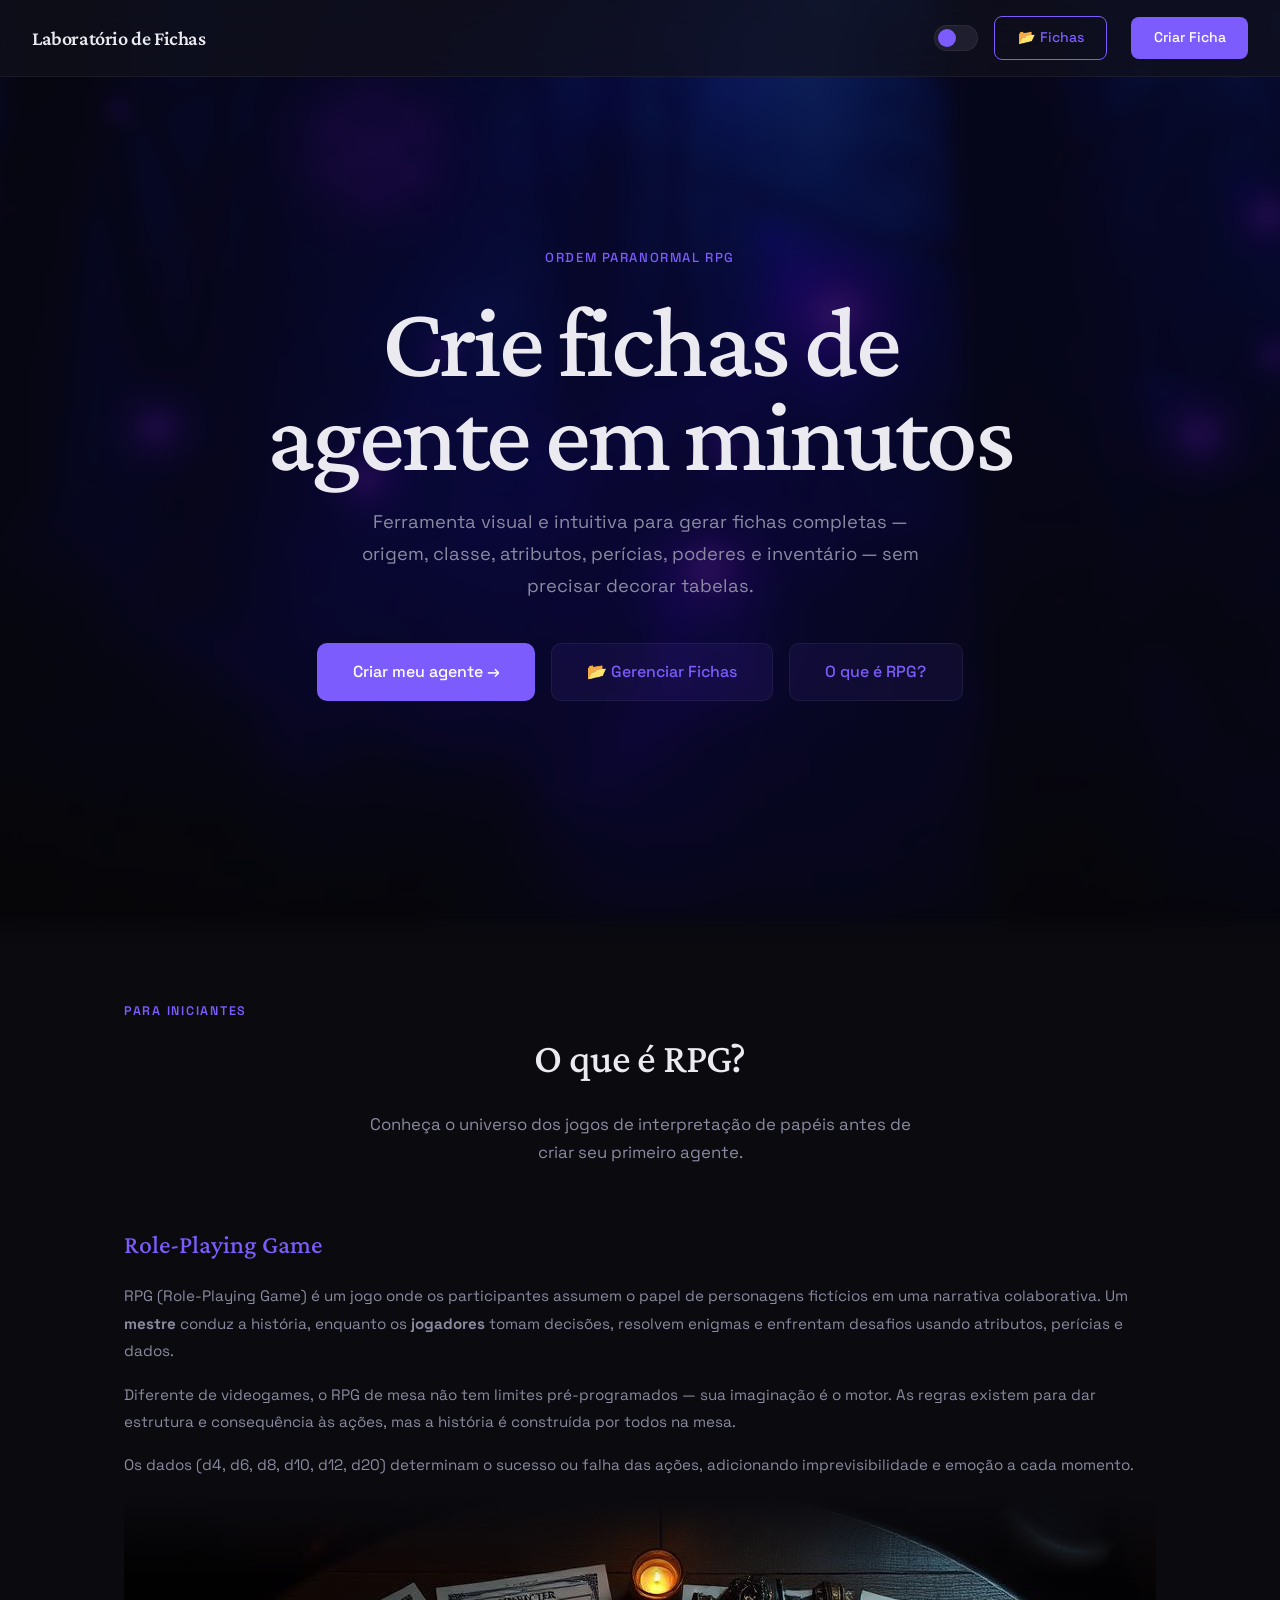
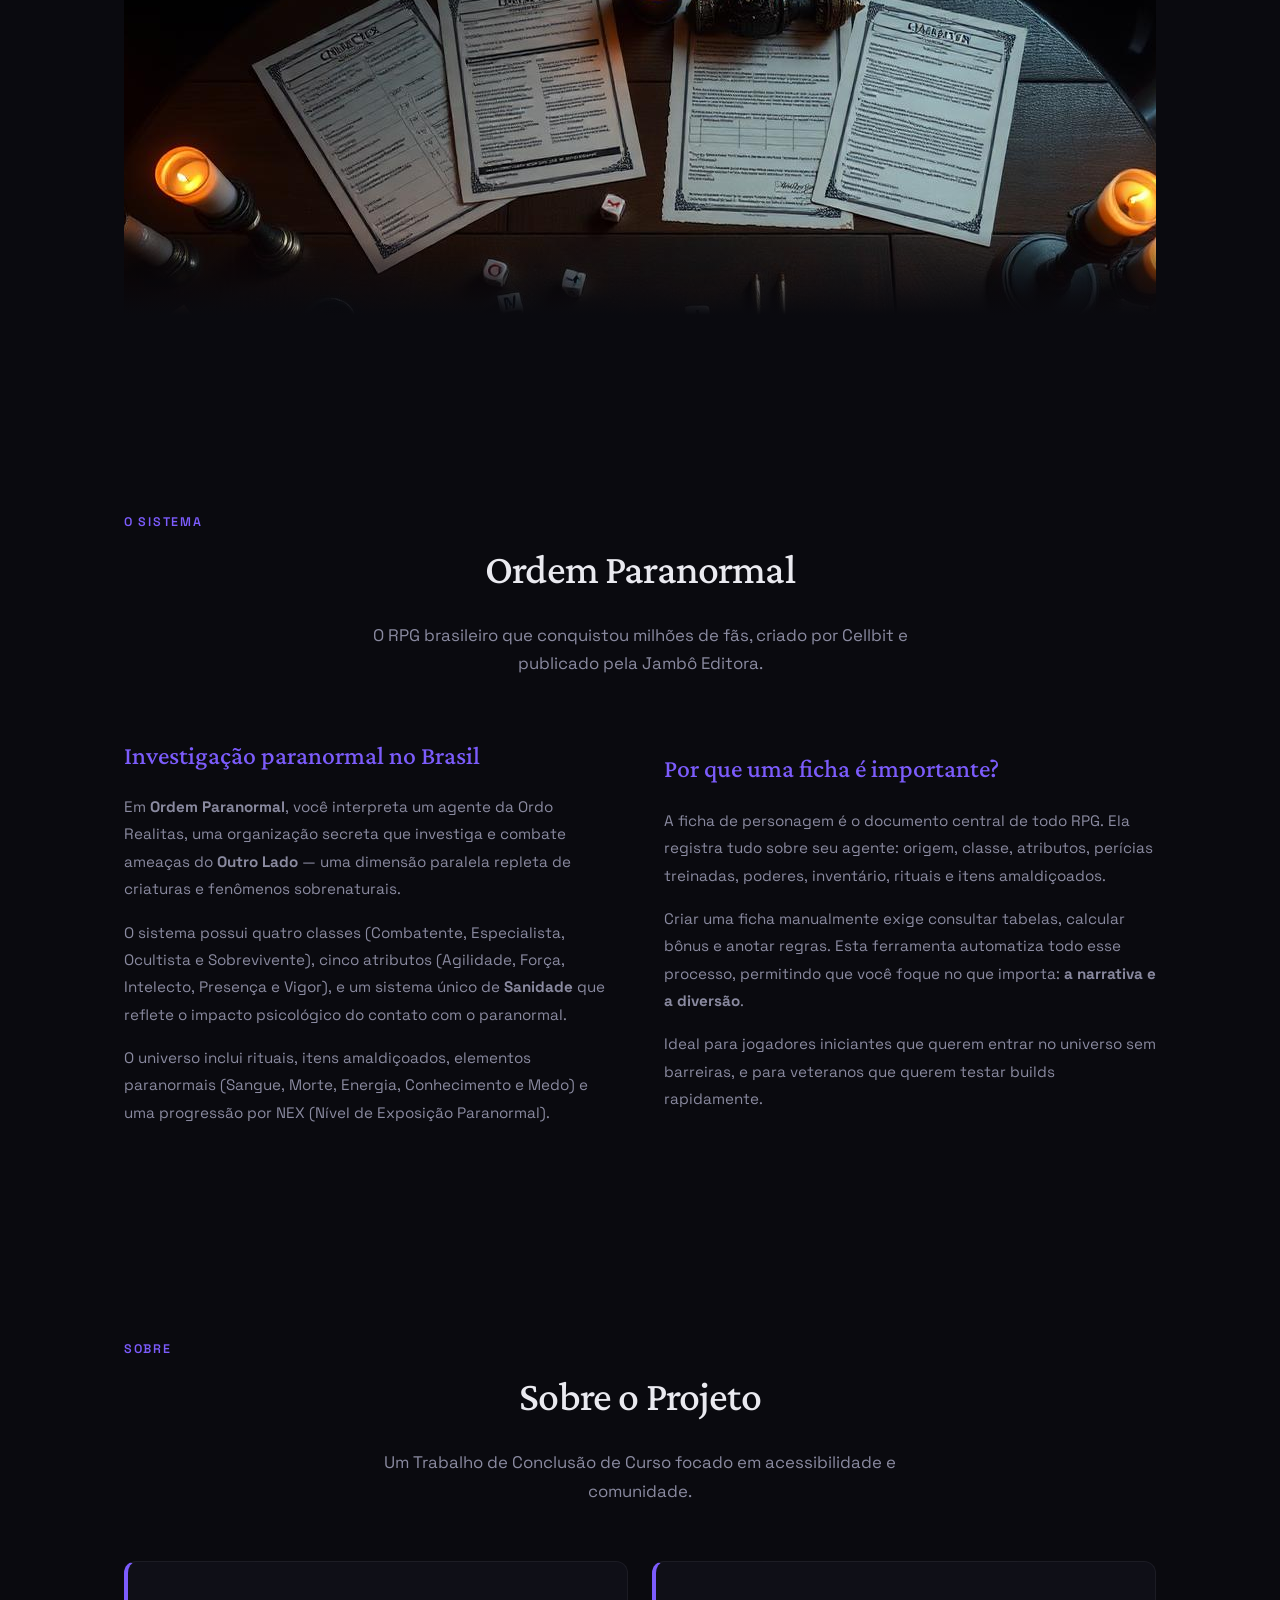
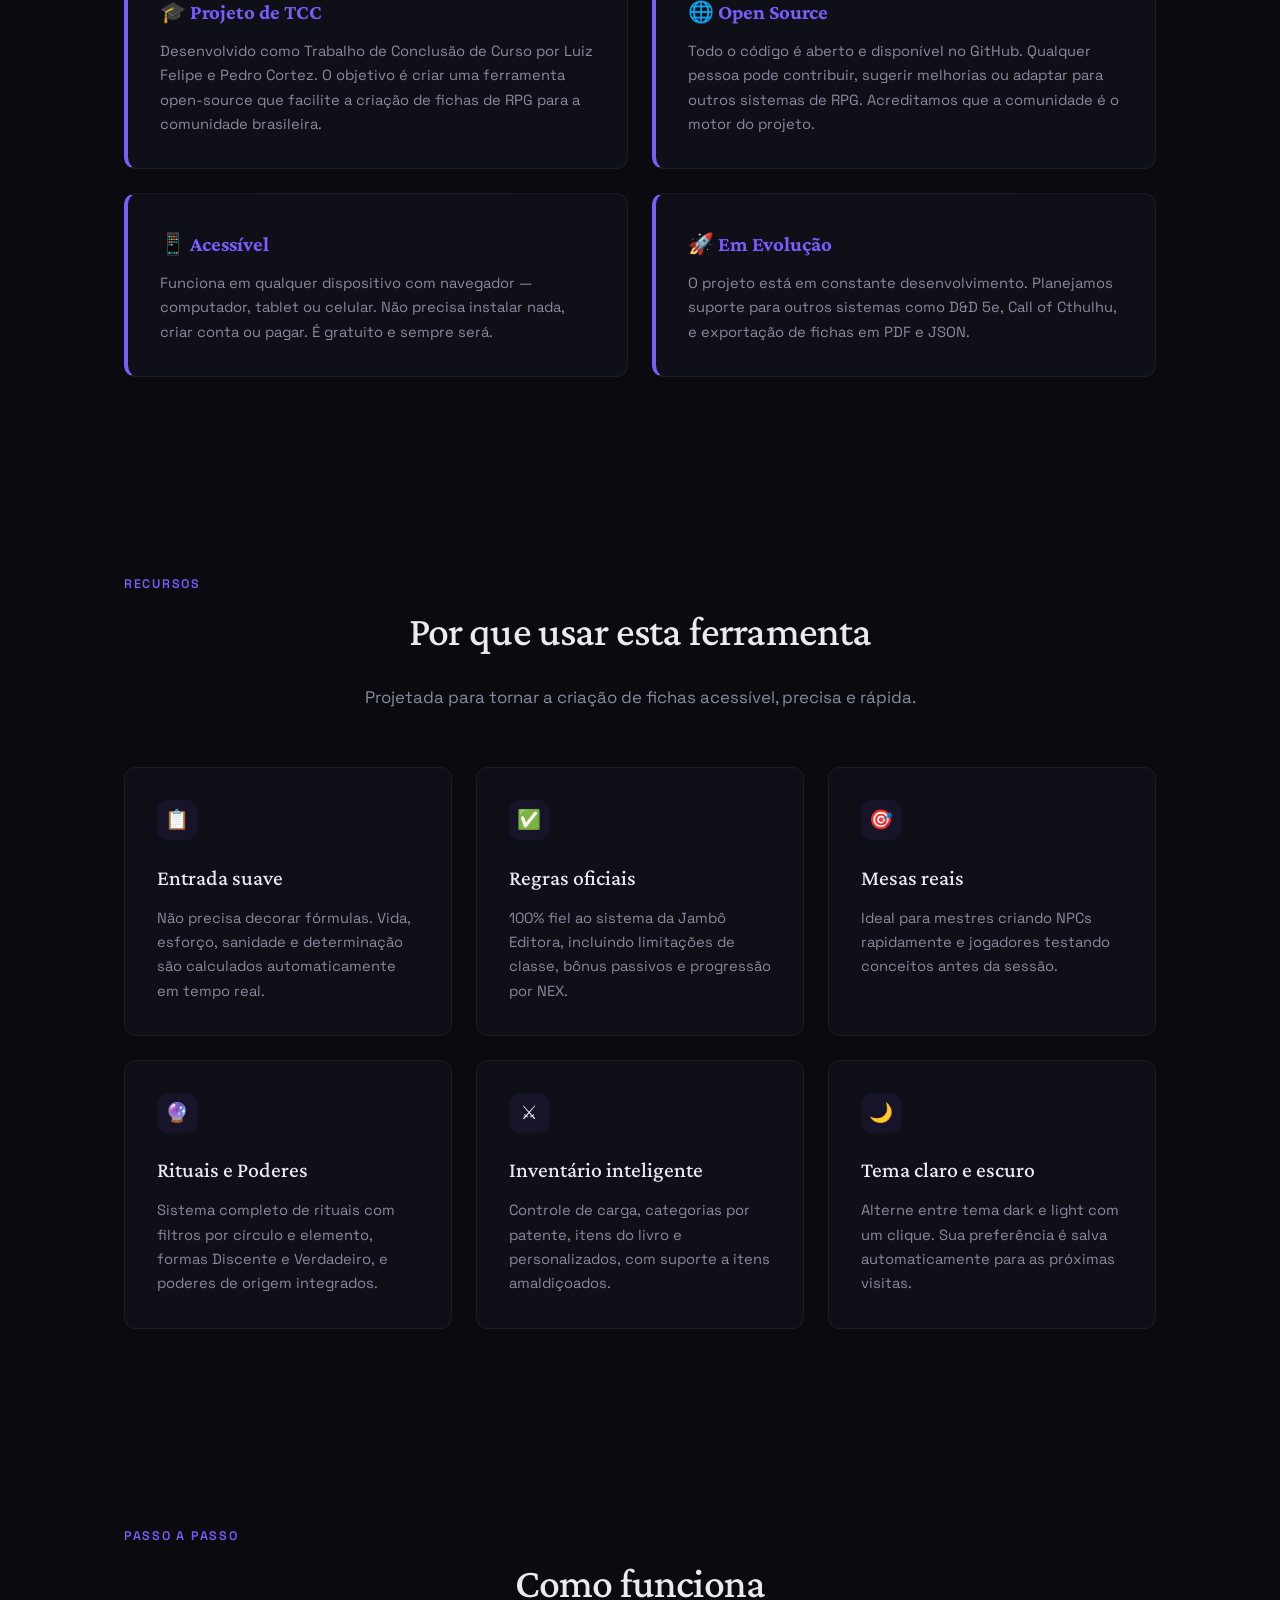
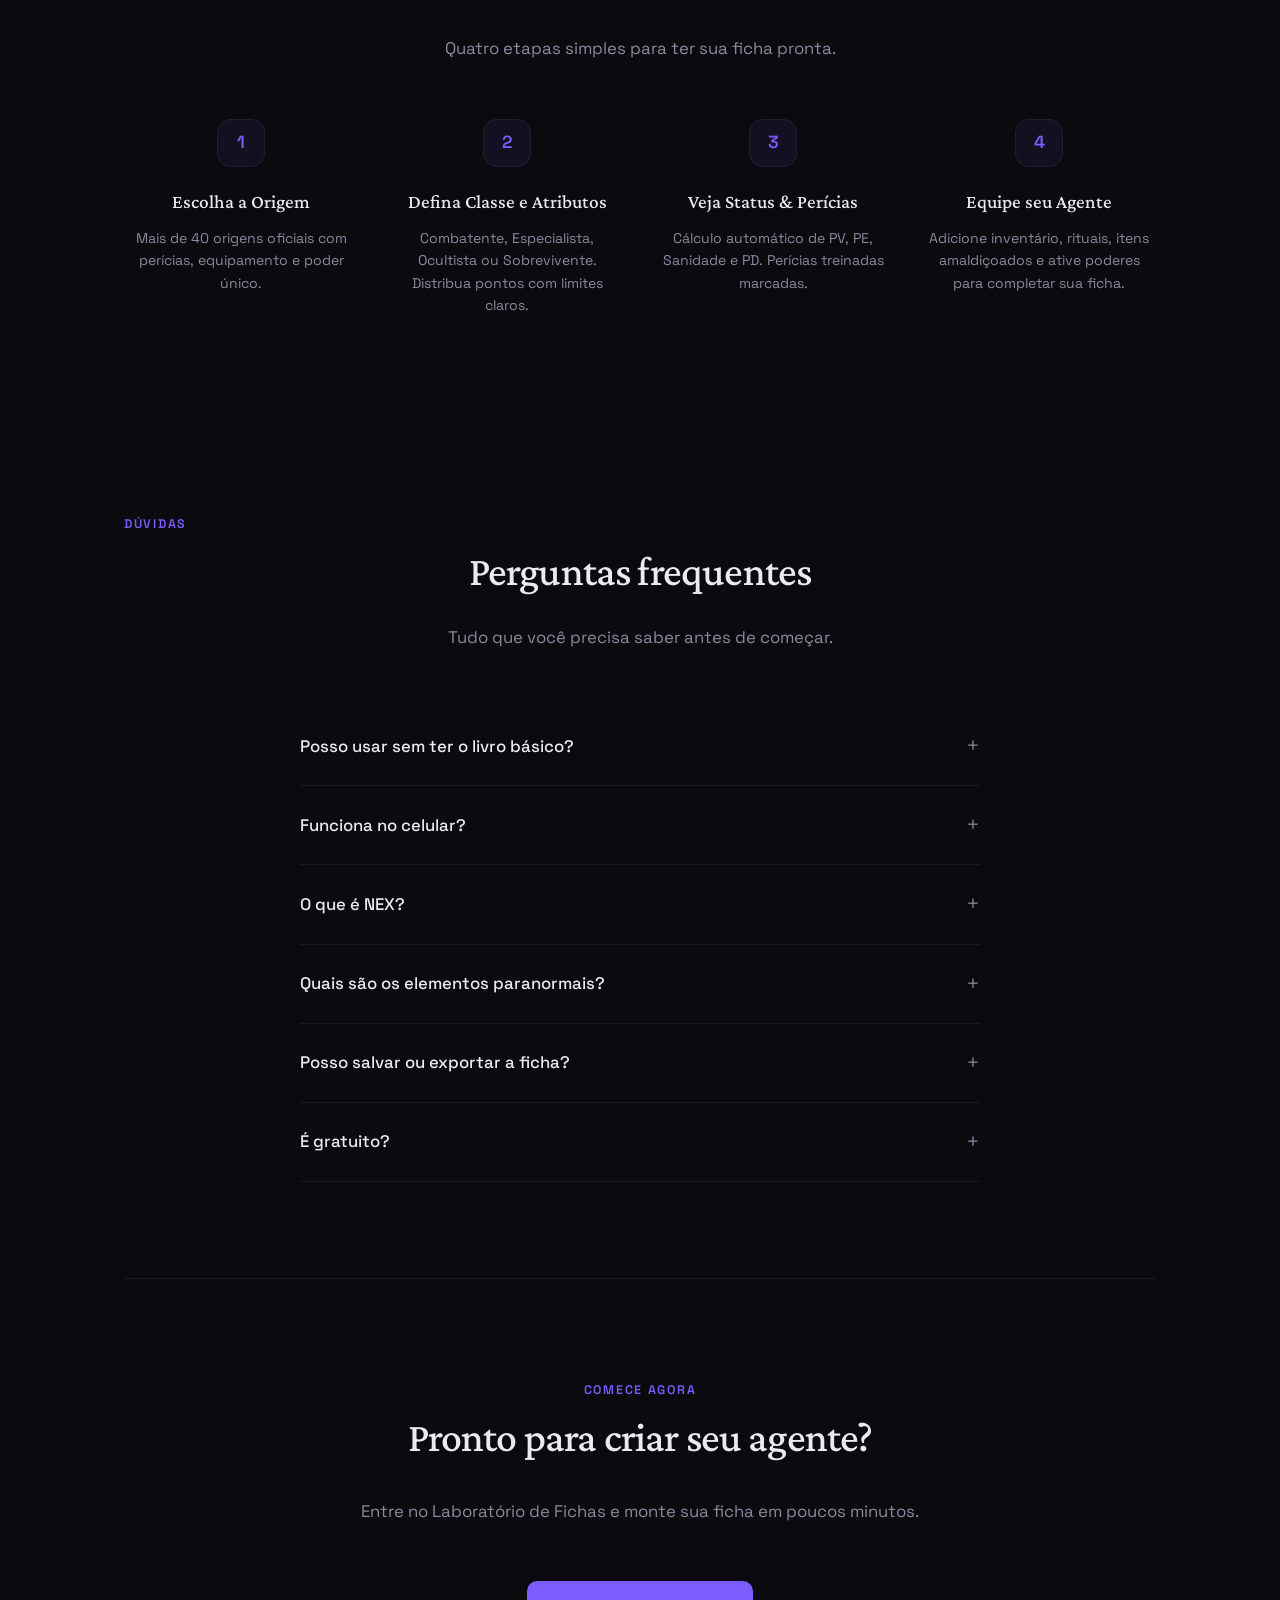
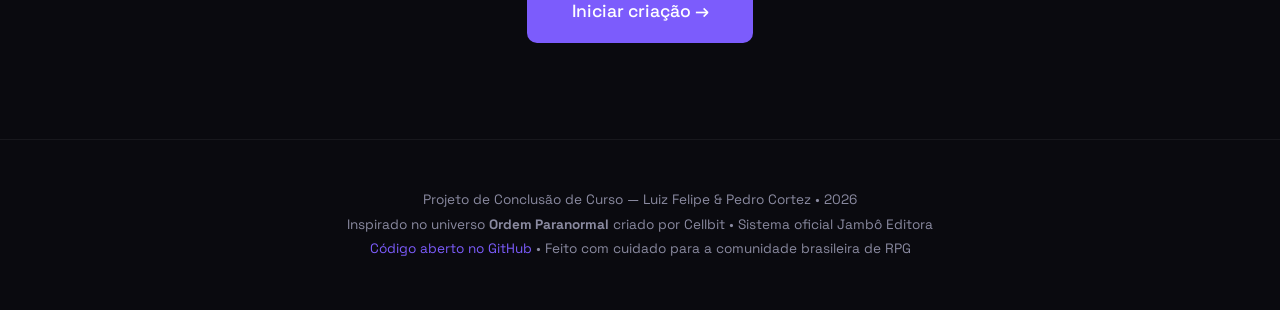
<file: public/tcc/index.html>
<!DOCTYPE html>
<html lang="pt-BR" data-theme="dark">
<head>
  <meta charset="UTF-8" />
  <meta name="viewport" content="width=device-width, initial-scale=1.0"/>
  <title>Laboratório de Fichas — Ordem Paranormal</title>
  <meta name="description" content="Crie fichas completas de RPG para Ordem Paranormal de forma visual e intuitiva. Origem, classe, atributos, perícias e poderes em poucos minutos.">

  <link rel="preconnect" href="https://fonts.googleapis.com">
  <link rel="preconnect" href="https://fonts.gstatic.com" crossorigin>
  <link href="https://fonts.googleapis.com/css2?family=Space+Grotesk:wght@300;400;500;600;700&family=Crimson+Pro:ital,wght@0,300;0,400;0,500;0,600;1,300;1,400&display=swap" rel="stylesheet">

  <style>
    :root {
      --font-display: 'Crimson Pro', Georgia, serif;
      --font-body: 'Space Grotesk', system-ui, sans-serif;
      --radius: 12px;
      --transition: 0.3s cubic-bezier(0.4, 0, 0.2, 1);
    }

    [data-theme="dark"] {
      --bg: #0a0a0f;
      --bg-elevated: #12121a;
      --bg-card: rgba(18, 18, 28, 0.7);
      --text: #eaeaf0;
      --text-secondary: #8a8aa0;
      --accent: #7c5cfc;
      --accent-hover: #9479ff;
      --accent-subtle: rgba(124, 92, 252, 0.08);
      --border: rgba(255, 255, 255, 0.06);
      --shadow: 0 2px 20px rgba(0, 0, 0, 0.3);
      --toggle-bg: #1e1e2e;
    }

    [data-theme="light"] {
      --bg: #f8f7f4;
      --bg-elevated: #ffffff;
      --bg-card: rgba(255, 255, 255, 0.85);
      --text: #1a1a2e;
      --text-secondary: #6b6b80;
      --accent: #6341e0;
      --accent-hover: #7c5cfc;
      --accent-subtle: rgba(99, 65, 224, 0.06);
      --border: rgba(0, 0, 0, 0.07);
      --shadow: 0 2px 20px rgba(0, 0, 0, 0.06);
      --toggle-bg: #e8e8ee;
    }

    * { margin: 0; padding: 0; box-sizing: border-box; }

    body {
      background: var(--bg);
      color: var(--text);
      font-family: var(--font-body);
      line-height: 1.7;
      min-height: 100vh;
      transition: background var(--transition), color var(--transition);
      position: relative;
    }

    /* ── Background global com imagens desfocadas ── */
    body::before {
      content: '';
      position: fixed;
      inset: 0;
      z-index: -2;
      background:
        linear-gradient(rgba(10, 10, 15, 0.55), rgba(10, 10, 15, 0.55)),
        url('img/hero-bg.jpg') center/cover no-repeat;
      filter: blur(8px);
      transform: scale(1.05);
      pointer-events: none;
    }

    [data-theme="light"] body::before {
      background:
        linear-gradient(rgba(246, 245, 242, 0.65), rgba(246, 245, 242, 0.65)),
        url('img/hero-bg.jpg') center/cover no-repeat;
      filter: blur(8px);
      transform: scale(1.05);
    }

    /* ── Navigation ── */
    nav {
      position: fixed;
      top: 0; left: 0; right: 0;
      z-index: 100;
      padding: 1rem 2rem;
      display: flex;
      justify-content: space-between;
      align-items: center;
      background: var(--bg-card);
      backdrop-filter: blur(20px);
      border-bottom: 1px solid var(--border);
      transition: background var(--transition);
    }

    .nav-logo {
      font-family: var(--font-display);
      font-size: 1.25rem;
      font-weight: 600;
      color: var(--text);
      text-decoration: none;
      letter-spacing: -0.02em;
    }

    .nav-actions { display: flex; align-items: center; gap: 1rem; }

    .theme-toggle {
      width: 44px; height: 26px;
      border-radius: 13px;
      background: var(--toggle-bg);
      border: 1px solid var(--border);
      cursor: pointer;
      position: relative;
      transition: background var(--transition);
    }

    .theme-toggle::after {
      content: '';
      position: absolute;
      top: 3px; left: 3px;
      width: 18px; height: 18px;
      border-radius: 50%;
      background: var(--accent);
      transition: transform var(--transition);
    }

    [data-theme="light"] .theme-toggle::after { transform: translateX(18px); }

    .nav-cta {
      padding: 0.55rem 1.4rem;
      font-size: 0.88rem;
      font-weight: 500;
      background: var(--accent);
      color: #fff;
      border-radius: 8px;
      text-decoration: none;
      transition: background var(--transition), transform 0.2s;
    }

    .nav-cta:hover { background: var(--accent-hover); transform: translateY(-1px); }

    .container { max-width: 1080px; margin: 0 auto; padding: 0 1.5rem; }

    /* ── Hero ── */
    .hero {
      min-height: 100vh;
      display: flex;
      flex-direction: column;
      justify-content: center;
      text-align: center;
      padding: 8rem 0 5rem;
      position: relative;
      overflow: hidden;
    }

    .hero > * { position: relative; z-index: 1; }

    .hero-tag {
      display: inline-block;
      font-size: 0.82rem;
      font-weight: 500;
      text-transform: uppercase;
      letter-spacing: 0.12em;
      color: var(--accent);
      margin-bottom: 1.5rem;
    }

    h1 {
      font-family: var(--font-display);
      font-weight: 500;
      font-size: clamp(3.2rem, 8vw, 6.5rem);
      letter-spacing: -0.03em;
      line-height: 0.92;
      color: var(--text);
      margin-bottom: 1.5rem;
    }

    .hero-desc {
      font-size: 1.15rem;
      color: var(--text-secondary);
      max-width: 580px;
      margin: 0 auto 2.5rem;
      line-height: 1.75;
    }

    .hero-actions { display: flex; gap: 1rem; justify-content: center; flex-wrap: wrap; }

    .btn-primary {
      display: inline-flex; align-items: center; gap: 0.5rem;
      padding: 0.9rem 2.2rem; font-size: 1rem; font-weight: 500;
      font-family: var(--font-body); background: var(--accent); color: #fff;
      border-radius: 10px; text-decoration: none; border: none; cursor: pointer;
      transition: background var(--transition), transform 0.2s, box-shadow 0.2s;
    }

    .btn-primary:hover {
      background: var(--accent-hover);
      transform: translateY(-2px);
      box-shadow: 0 8px 30px rgba(124, 92, 252, 0.25);
    }

    .btn-secondary {
      display: inline-flex; align-items: center; gap: 0.5rem;
      padding: 0.9rem 2.2rem; font-size: 1rem; font-weight: 500;
      font-family: var(--font-body); background: var(--accent-subtle);
      color: var(--accent); border-radius: 10px; text-decoration: none;
      border: 1px solid var(--border); cursor: pointer; transition: all var(--transition);
    }

    .btn-secondary:hover { background: var(--accent); color: #fff; transform: translateY(-2px); }

    /* ── Sections ── */
    section { padding: 6rem 0; }

    .section-label {
      font-size: 0.78rem; font-weight: 600; text-transform: uppercase;
      letter-spacing: 0.14em; color: var(--accent); text-align: center; margin-bottom: 0.75rem;
    }

    h2 {
      font-family: var(--font-display); font-size: 2.6rem; font-weight: 500;
      text-align: center; margin-bottom: 1rem; letter-spacing: -0.02em;
    }

    .section-desc {
      text-align: center; color: var(--text-secondary);
      max-width: 560px; margin: 0 auto 3.5rem; font-size: 1.05rem;
    }

    /* ── O que é RPG ── */
    .rpg-section {
      position: relative;
      overflow: hidden;
    }

    .rpg-section > * { position: relative; z-index: 1; }

    .rpg-grid {
      display: grid;
      grid-template-columns: 1fr 1fr;
      gap: 3rem;
      align-items: center;
    }

    /* ── Full-width image banner ── */
    .full-width-image {
      width: 100vw;
      position: relative;
      left: 50%;
      right: 50%;
      margin-left: -50vw;
      margin-right: -50vw;
      overflow: hidden;
      max-height: 420px;
    }

    .full-width-image img {
      width: 100%;
      height: 100%;
      object-fit: cover;
      display: block;
    }

    .full-width-image.with-overlay::after {
      content: '';
      position: absolute;
      inset: 0;
      background: linear-gradient(
        to bottom,
        var(--bg) 0%,
        transparent 20%,
        transparent 80%,
        var(--bg) 100%
      );
      pointer-events: none;
    }

    .rpg-text h3 {
      font-family: var(--font-display);
      font-size: 1.6rem;
      font-weight: 500;
      margin-bottom: 1rem;
      color: var(--accent);
    }

    .rpg-text p {
      color: var(--text-secondary);
      font-size: 0.95rem;
      line-height: 1.8;
      margin-bottom: 1rem;
    }

    .rpg-image {
      border-radius: 0;
      overflow: hidden;
      width: 100vw;
      position: relative;
      left: 50%;
      right: 50%;
      margin-left: -50vw;
      margin-right: -50vw;
      max-height: 380px;
    }

    .rpg-image img {
      width: 100%;
      height: 100%;
      object-fit: cover;
      display: block;
    }

    /* ── Feature Cards ── */
    .features-grid { display: grid; grid-template-columns: repeat(3, 1fr); gap: 1.5rem; }

    .feature-card {
      padding: 2rem; background: var(--bg-card);
      border: 1px solid var(--border); border-radius: var(--radius);
      backdrop-filter: blur(8px); transition: all var(--transition);
    }

    .feature-card:hover {
      transform: translateY(-4px); box-shadow: var(--shadow);
      border-color: rgba(124, 92, 252, 0.15);
    }

    .feature-icon {
      width: 40px; height: 40px; display: flex; align-items: center; justify-content: center;
      background: var(--accent-subtle); border-radius: 10px; font-size: 1.2rem; margin-bottom: 1.2rem;
    }

    .feature-card h3 { font-family: var(--font-display); font-size: 1.35rem; font-weight: 500; margin-bottom: 0.6rem; }
    .feature-card p { color: var(--text-secondary); font-size: 0.92rem; line-height: 1.65; }

    /* ── Steps ── */
    .steps { display: grid; grid-template-columns: repeat(4, 1fr); gap: 2rem; counter-reset: step; }

    .step { text-align: center; counter-increment: step; }

    .step-number {
      width: 48px; height: 48px; border-radius: 14px;
      background: var(--accent-subtle); border: 1px solid var(--border);
      display: flex; align-items: center; justify-content: center;
      margin: 0 auto 1.2rem; font-weight: 600; font-size: 1.1rem; color: var(--accent);
    }

    .step h3 { font-family: var(--font-display); font-size: 1.2rem; font-weight: 500; margin-bottom: 0.5rem; }
    .step p { color: var(--text-secondary); font-size: 0.88rem; line-height: 1.6; }

    /* ── Sobre o Projeto ── */
    .about-grid {
      display: grid;
      grid-template-columns: repeat(2, 1fr);
      gap: 1.5rem;
    }

    .about-card {
      padding: 2rem;
      background: var(--bg-card);
      border: 1px solid var(--border);
      border-radius: var(--radius);
      border-left: 4px solid var(--accent);
    }

    .about-card h3 {
      font-family: var(--font-display);
      font-size: 1.3rem;
      margin-bottom: 0.6rem;
      color: var(--accent);
    }

    .about-card p {
      color: var(--text-secondary);
      font-size: 0.92rem;
      line-height: 1.65;
    }

    /* ── FAQ ── */
    .faq-list { max-width: 680px; margin: 0 auto; }

    .faq-item { border-bottom: 1px solid var(--border); overflow: hidden; }

    .faq-item summary {
      padding: 1.25rem 0; font-weight: 500; font-size: 1.05rem;
      color: var(--text); cursor: pointer; list-style: none;
      display: flex; justify-content: space-between; align-items: center;
      transition: color 0.2s;
    }

    .faq-item summary:hover { color: var(--accent); }
    .faq-item summary::after { content: '+'; font-size: 1.4rem; font-weight: 300; color: var(--text-secondary); transition: transform 0.2s; }
    .faq-item[open] summary::after { transform: rotate(45deg); }
    .faq-item p { padding: 0 0 1.25rem; color: var(--text-secondary); font-size: 0.95rem; line-height: 1.7; }

    /* ── CTA Final ── */
    .cta-section {
      text-align: center; padding: 6rem 0;
      border-top: 1px solid var(--border);
      position: relative; overflow: hidden;
    }

    .cta-section > * { position: relative; z-index: 1; }

    .cta-section > * { position: relative; z-index: 1; }
    .cta-section h2 { margin-bottom: 1.5rem; }

    /* ── Footer ── */
    footer {
      text-align: center; padding: 3rem 1.5rem;
      color: var(--text-secondary); font-size: 0.85rem;
      line-height: 1.8; border-top: 1px solid var(--border);
    }

    footer a { color: var(--accent); text-decoration: none; }

    /* ── Responsive ── */
    @media (max-width: 1024px) {
      .container { padding: 0 1.25rem; }
      .features-grid { grid-template-columns: repeat(2, 1fr); }
      .steps { grid-template-columns: repeat(2, 1fr); }
    }

    @media (max-width: 768px) {
      nav { padding: 0.75rem 1rem; }
      .nav-logo { font-size: 1.05rem; }
      .nav-cta { padding: 0.45rem 1rem; font-size: 0.82rem; }

      .hero { padding: 5.5rem 0 3rem; min-height: 85vh; }
      h1 { font-size: clamp(2.4rem, 9vw, 3.8rem); }
      h2 { font-size: 2rem; }
      .hero-desc { font-size: 1rem; }
      .hero-actions { flex-direction: column; align-items: center; }
      .btn-primary, .btn-secondary { width: 100%; max-width: 320px; justify-content: center; }

      section { padding: 4rem 0; }
      .section-desc { font-size: 0.95rem; }

      .features-grid { grid-template-columns: 1fr; gap: 1rem; }
      .feature-card { padding: 1.5rem; }
      .steps { grid-template-columns: repeat(2, 1fr); gap: 1.25rem; }
      .rpg-grid { grid-template-columns: 1fr; gap: 2rem; }
      .about-grid { grid-template-columns: 1fr; gap: 1rem; }
      .faq-list { padding: 0 0.5rem; }
    }

    @media (max-width: 480px) {
      nav { padding: 0.6rem 0.75rem; }
      .nav-logo { font-size: 0.95rem; }
      .nav-cta { padding: 0.4rem 0.8rem; font-size: 0.78rem; }
      .theme-toggle { width: 38px; height: 22px; }
      .theme-toggle::after { width: 16px; height: 16px; top: 2px; left: 2px; }
      [data-theme="light"] .theme-toggle::after { transform: translateX(16px); }

      .hero { padding: 5rem 0 2.5rem; min-height: 80vh; }
      h1 { font-size: clamp(2rem, 10vw, 3rem); }
      h2 { font-size: 1.6rem; }
      .hero-desc { font-size: 0.92rem; }

      section { padding: 3rem 0; }
      .steps { grid-template-columns: 1fr; gap: 1rem; }
      .feature-card { padding: 1.25rem; }
      .about-card { padding: 1.25rem; }
      .faq-item summary { font-size: 0.95rem; padding: 1rem 0; }
      .cta-section { padding: 4rem 0; }
      footer { padding: 2rem 1rem; }
    }

    @media (max-width: 360px) {
      .container { padding: 0 0.75rem; }
      .nav-actions { gap: 0.5rem; }
      h1 { font-size: 1.8rem; }
      h2 { font-size: 1.4rem; }
      .btn-primary, .btn-secondary { padding: 0.75rem 1.5rem; font-size: 0.88rem; }
    }

    @media (hover: none) and (pointer: coarse) {
      .nav-cta, .btn-primary, .btn-secondary, .theme-toggle,
      .faq-item summary { min-height: 44px; }
    }

    html { scroll-behavior: smooth; }
  </style>
</head>
<body>

<nav>
  <a href="#" class="nav-logo">Laboratório de Fichas</a>
  <div class="nav-actions">
    <button class="theme-toggle" onclick="toggleTheme()" aria-label="Alternar tema"></button>
    <a href="criador.html?gerenciar=1" class="nav-cta" style="background:transparent;border:1px solid var(--accent);color:var(--accent);margin-right:8px;">📂 Fichas</a>
    <a href="criador.html" class="nav-cta">Criar Ficha</a>
  </div>
</nav>

<main class="container">

  <header class="hero">
    <span class="hero-tag">Ordem Paranormal RPG</span>
    <h1>Crie fichas de<br>agente em minutos</h1>
    <p class="hero-desc">
      Ferramenta visual e intuitiva para gerar fichas completas — origem, classe, atributos, perícias, poderes e inventário — sem precisar decorar tabelas.
    </p>
    <div class="hero-actions">
      <a href="criador.html" class="btn-primary">Criar meu agente →</a>
      <a href="criador.html?gerenciar=1" class="btn-secondary" style="display:inline-flex;align-items:center;gap:6px;">📂 Gerenciar Fichas</a>
      <a href="#o-que-e-rpg" class="btn-secondary">O que é RPG?</a>
    </div>
  </header>

  <!-- O QUE É RPG -->
  <section id="o-que-e-rpg" class="rpg-section">
    <span class="section-label">Para iniciantes</span>
    <h2>O que é RPG?</h2>
    <p class="section-desc">Conheça o universo dos jogos de interpretação de papéis antes de criar seu primeiro agente.</p>

    <div class="rpg-grid" style="grid-template-columns: 1fr;">
      <div class="rpg-text">
        <h3>Role-Playing Game</h3>
        <p>
          RPG (Role-Playing Game) é um jogo onde os participantes assumem o papel de personagens fictícios em uma narrativa colaborativa. Um <strong>mestre</strong> conduz a história, enquanto os <strong>jogadores</strong> tomam decisões, resolvem enigmas e enfrentam desafios usando atributos, perícias e dados.
        </p>
        <p>
          Diferente de videogames, o RPG de mesa não tem limites pré-programados — sua imaginação é o motor. As regras existem para dar estrutura e consequência às ações, mas a história é construída por todos na mesa.
        </p>
        <p>
          Os dados (d4, d6, d8, d10, d12, d20) determinam o sucesso ou falha das ações, adicionando imprevisibilidade e emoção a cada momento.
        </p>
      </div>
    </div>

    <div class="full-width-image with-overlay">
      <img src="img/rpg-scene.jpg" alt="Cena de RPG de mesa com fichas, dados e velas" loading="lazy" width="1920" height="420">
    </div>
  </section>

  <!-- ORDEM PARANORMAL -->
  <section>
    <span class="section-label">O Sistema</span>
    <h2>Ordem Paranormal</h2>
    <p class="section-desc">O RPG brasileiro que conquistou milhões de fãs, criado por Cellbit e publicado pela Jambô Editora.</p>

    <div class="rpg-grid">
      <div class="rpg-text">
        <h3>Investigação paranormal no Brasil</h3>
        <p>
          Em <strong>Ordem Paranormal</strong>, você interpreta um agente da Ordo Realitas, uma organização secreta que investiga e combate ameaças do <strong>Outro Lado</strong> — uma dimensão paralela repleta de criaturas e fenômenos sobrenaturais.
        </p>
        <p>
          O sistema possui quatro classes (Combatente, Especialista, Ocultista e Sobrevivente), cinco atributos (Agilidade, Força, Intelecto, Presença e Vigor), e um sistema único de <strong>Sanidade</strong> que reflete o impacto psicológico do contato com o paranormal.
        </p>
        <p>
          O universo inclui rituais, itens amaldiçoados, elementos paranormais (Sangue, Morte, Energia, Conhecimento e Medo) e uma progressão por NEX (Nível de Exposição Paranormal).
        </p>
      </div>
      <div class="rpg-text">
        <h3>Por que uma ficha é importante?</h3>
        <p>
          A ficha de personagem é o documento central de todo RPG. Ela registra tudo sobre seu agente: origem, classe, atributos, perícias treinadas, poderes, inventário, rituais e itens amaldiçoados.
        </p>
        <p>
          Criar uma ficha manualmente exige consultar tabelas, calcular bônus e anotar regras. Esta ferramenta automatiza todo esse processo, permitindo que você foque no que importa: <strong>a narrativa e a diversão</strong>.
        </p>
        <p>
          Ideal para jogadores iniciantes que querem entrar no universo sem barreiras, e para veteranos que querem testar builds rapidamente.
        </p>
      </div>
    </div>
  </section>

  <!-- SOBRE O PROJETO -->
  <section>
    <span class="section-label">Sobre</span>
    <h2>Sobre o Projeto</h2>
    <p class="section-desc">Um Trabalho de Conclusão de Curso focado em acessibilidade e comunidade.</p>

    <div class="about-grid">
      <div class="about-card">
        <h3>🎓 Projeto de TCC</h3>
        <p>Desenvolvido como Trabalho de Conclusão de Curso por Luiz Felipe e Pedro Cortez. O objetivo é criar uma ferramenta open-source que facilite a criação de fichas de RPG para a comunidade brasileira.</p>
      </div>
      <div class="about-card">
        <h3>🌐 Open Source</h3>
        <p>Todo o código é aberto e disponível no GitHub. Qualquer pessoa pode contribuir, sugerir melhorias ou adaptar para outros sistemas de RPG. Acreditamos que a comunidade é o motor do projeto.</p>
      </div>
      <div class="about-card">
        <h3>📱 Acessível</h3>
        <p>Funciona em qualquer dispositivo com navegador — computador, tablet ou celular. Não precisa instalar nada, criar conta ou pagar. É gratuito e sempre será.</p>
      </div>
      <div class="about-card">
        <h3>🚀 Em Evolução</h3>
        <p>O projeto está em constante desenvolvimento. Planejamos suporte para outros sistemas como D&D 5e, Call of Cthulhu, e exportação de fichas em PDF e JSON.</p>
      </div>
    </div>
  </section>

  <!-- RECURSOS -->
  <section>
    <span class="section-label">Recursos</span>
    <h2>Por que usar esta ferramenta</h2>
    <p class="section-desc">Projetada para tornar a criação de fichas acessível, precisa e rápida.</p>

    <div class="features-grid">
      <div class="feature-card">
        <div class="feature-icon">📋</div>
        <h3>Entrada suave</h3>
        <p>Não precisa decorar fórmulas. Vida, esforço, sanidade e determinação são calculados automaticamente em tempo real.</p>
      </div>
      <div class="feature-card">
        <div class="feature-icon">✅</div>
        <h3>Regras oficiais</h3>
        <p>100% fiel ao sistema da Jambô Editora, incluindo limitações de classe, bônus passivos e progressão por NEX.</p>
      </div>
      <div class="feature-card">
        <div class="feature-icon">🎯</div>
        <h3>Mesas reais</h3>
        <p>Ideal para mestres criando NPCs rapidamente e jogadores testando conceitos antes da sessão.</p>
      </div>
      <div class="feature-card">
        <div class="feature-icon">🔮</div>
        <h3>Rituais e Poderes</h3>
        <p>Sistema completo de rituais com filtros por círculo e elemento, formas Discente e Verdadeiro, e poderes de origem integrados.</p>
      </div>
      <div class="feature-card">
        <div class="feature-icon">⚔️</div>
        <h3>Inventário inteligente</h3>
        <p>Controle de carga, categorias por patente, itens do livro e personalizados, com suporte a itens amaldiçoados.</p>
      </div>
      <div class="feature-card">
        <div class="feature-icon">🌙</div>
        <h3>Tema claro e escuro</h3>
        <p>Alterne entre tema dark e light com um clique. Sua preferência é salva automaticamente para as próximas visitas.</p>
      </div>
    </div>
  </section>

  <!-- COMO FUNCIONA -->
  <section id="como-funciona">
    <span class="section-label">Passo a passo</span>
    <h2>Como funciona</h2>
    <p class="section-desc">Quatro etapas simples para ter sua ficha pronta.</p>

    <div class="steps">
      <div class="step">
        <div class="step-number">1</div>
        <h3>Escolha a Origem</h3>
        <p>Mais de 40 origens oficiais com perícias, equipamento e poder único.</p>
      </div>
      <div class="step">
        <div class="step-number">2</div>
        <h3>Defina Classe e Atributos</h3>
        <p>Combatente, Especialista, Ocultista ou Sobrevivente. Distribua pontos com limites claros.</p>
      </div>
      <div class="step">
        <div class="step-number">3</div>
        <h3>Veja Status & Perícias</h3>
        <p>Cálculo automático de PV, PE, Sanidade e PD. Perícias treinadas marcadas.</p>
      </div>
      <div class="step">
        <div class="step-number">4</div>
        <h3>Equipe seu Agente</h3>
        <p>Adicione inventário, rituais, itens amaldiçoados e ative poderes para completar sua ficha.</p>
      </div>
    </div>
  </section>

  <!-- FAQ -->
  <section>
    <span class="section-label">Dúvidas</span>
    <h2>Perguntas frequentes</h2>
    <p class="section-desc">Tudo que você precisa saber antes de começar.</p>

    <div class="faq-list">
      <details class="faq-item">
        <summary>Posso usar sem ter o livro básico?</summary>
        <p>Sim. A ferramenta explica tudo o necessário para criar a ficha. Para mestrar ou jogar, o livro oficial é recomendado.</p>
      </details>
      <details class="faq-item">
        <summary>Funciona no celular?</summary>
        <p>Sim, o layout é totalmente responsivo. Botões e selects funcionam bem em touch.</p>
      </details>
      <details class="faq-item">
        <summary>O que é NEX?</summary>
        <p>NEX (Nível de Exposição Paranormal) representa o quão exposto ao Outro Lado seu agente é. Vai de 0% a 99%, influenciando atributos, poderes e habilidades disponíveis. É o equivalente ao "nível" em outros RPGs.</p>
      </details>
      <details class="faq-item">
        <summary>Quais são os elementos paranormais?</summary>
        <p>São cinco: Sangue (vitalidade e corpo), Morte (entropia e decadência), Energia (forças naturais), Conhecimento (mente e psique) e Medo (terror e ilusões). Cada um afeta rituais, itens amaldiçoados e criaturas.</p>
      </details>
      <details class="faq-item">
        <summary>Posso salvar ou exportar a ficha?</summary>
        <p>Atualmente é possível salvar localmente. Exportação como PDF/JSON está planejada para próximas versões.</p>
      </details>
      <details class="faq-item">
        <summary>É gratuito?</summary>
        <p>100% gratuito e open-source. Projeto de TCC para ajudar a comunidade brasileira de RPG.</p>
      </details>
    </div>
  </section>

  <section class="cta-section">
    <span class="section-label">Comece agora</span>
    <h2>Pronto para criar seu agente?</h2>
    <p class="section-desc">Entre no Laboratório de Fichas e monte sua ficha em poucos minutos.</p>
    <a href="criador.html" class="btn-primary" style="font-size: 1.1rem; padding: 1rem 2.8rem;">
      Iniciar criação →
    </a>
  </section>

</main>

<footer>
  <div class="container">
    Projeto de Conclusão de Curso — Luiz Felipe & Pedro Cortez • 2026<br>
    Inspirado no universo <strong>Ordem Paranormal</strong> criado por Cellbit • Sistema oficial Jambô Editora<br>
    <a href="https://github.com/PEDROLO18321/TCCFLPC" target="_blank">Código aberto no GitHub</a> • Feito com cuidado para a comunidade brasileira de RPG
  </div>
</footer>

<script>
  function toggleTheme() {
    const html = document.documentElement;
    const current = html.getAttribute('data-theme');
    const next = current === 'dark' ? 'light' : 'dark';
    html.setAttribute('data-theme', next);
    localStorage.setItem('theme', next);
  }

  (function() {
    const saved = localStorage.getItem('theme');
    if (saved) document.documentElement.setAttribute('data-theme', saved);
  })();
</script>

</body>
</html>
</file>
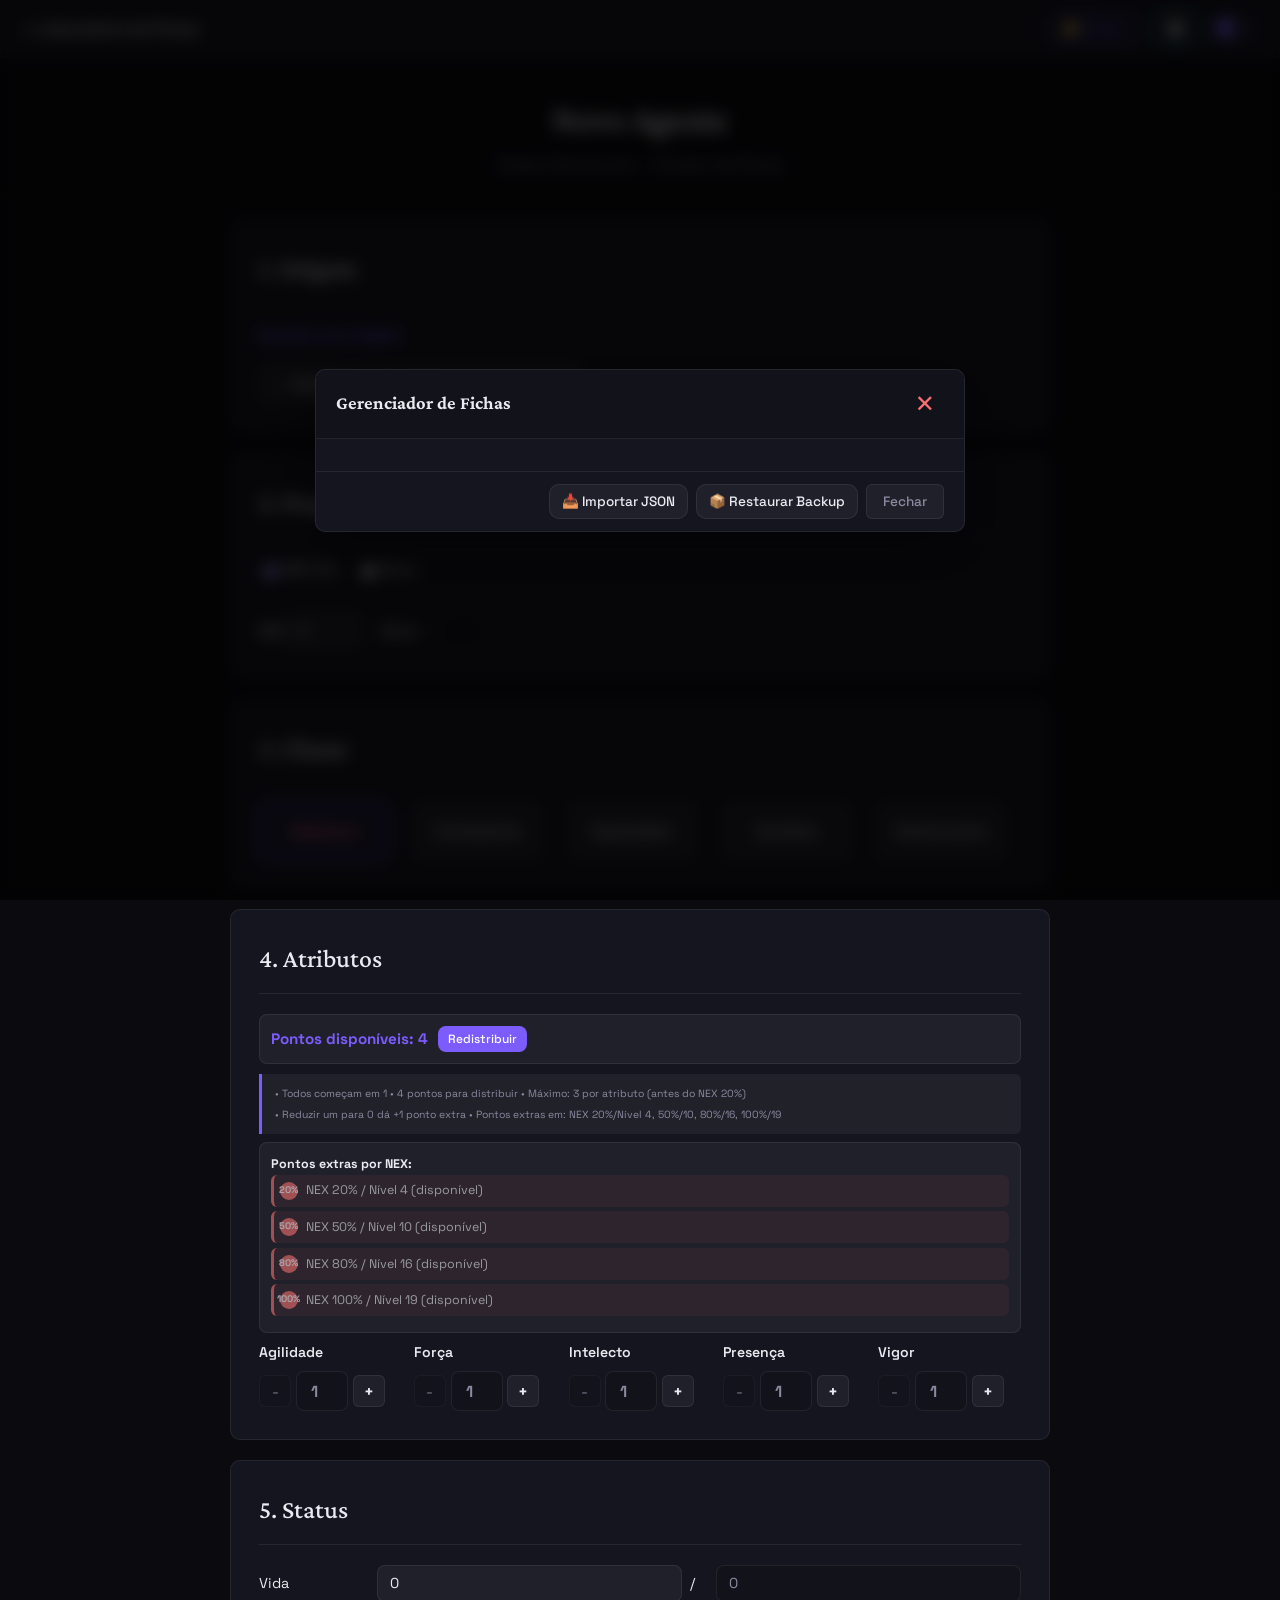
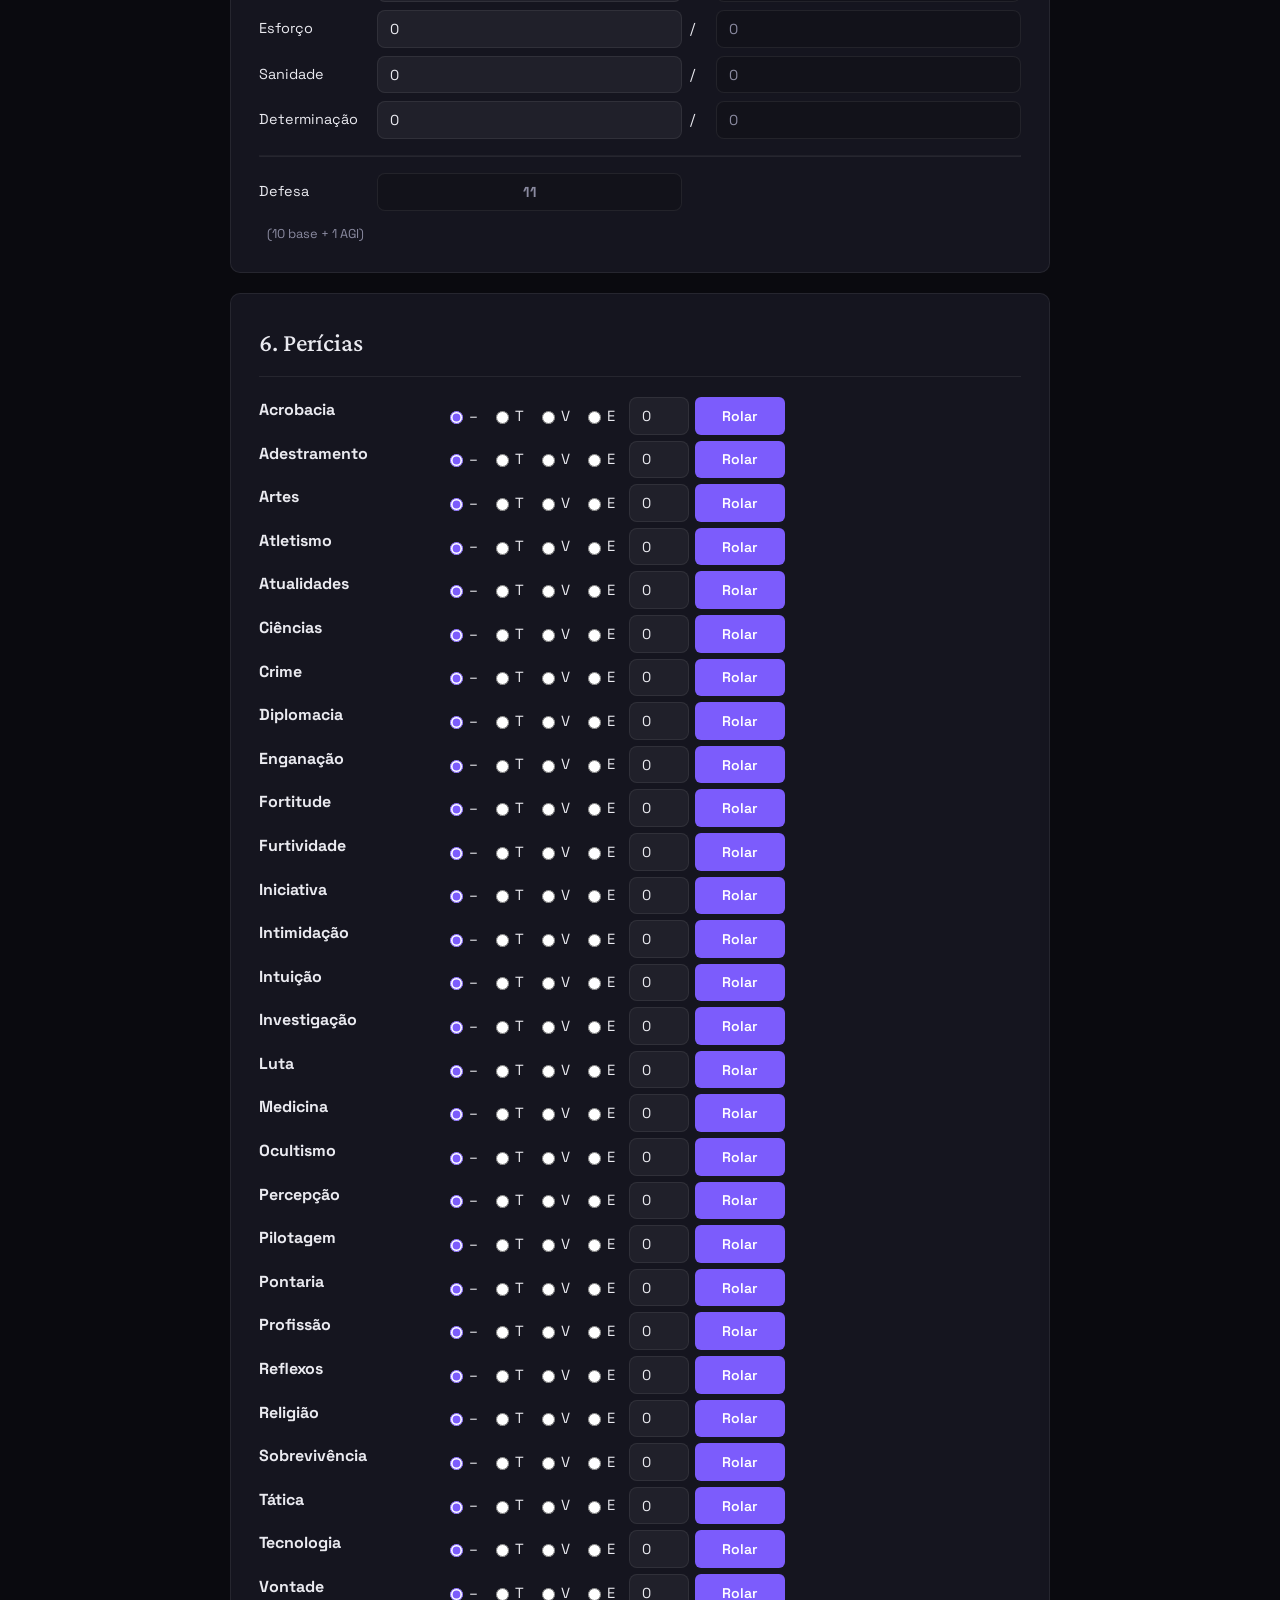
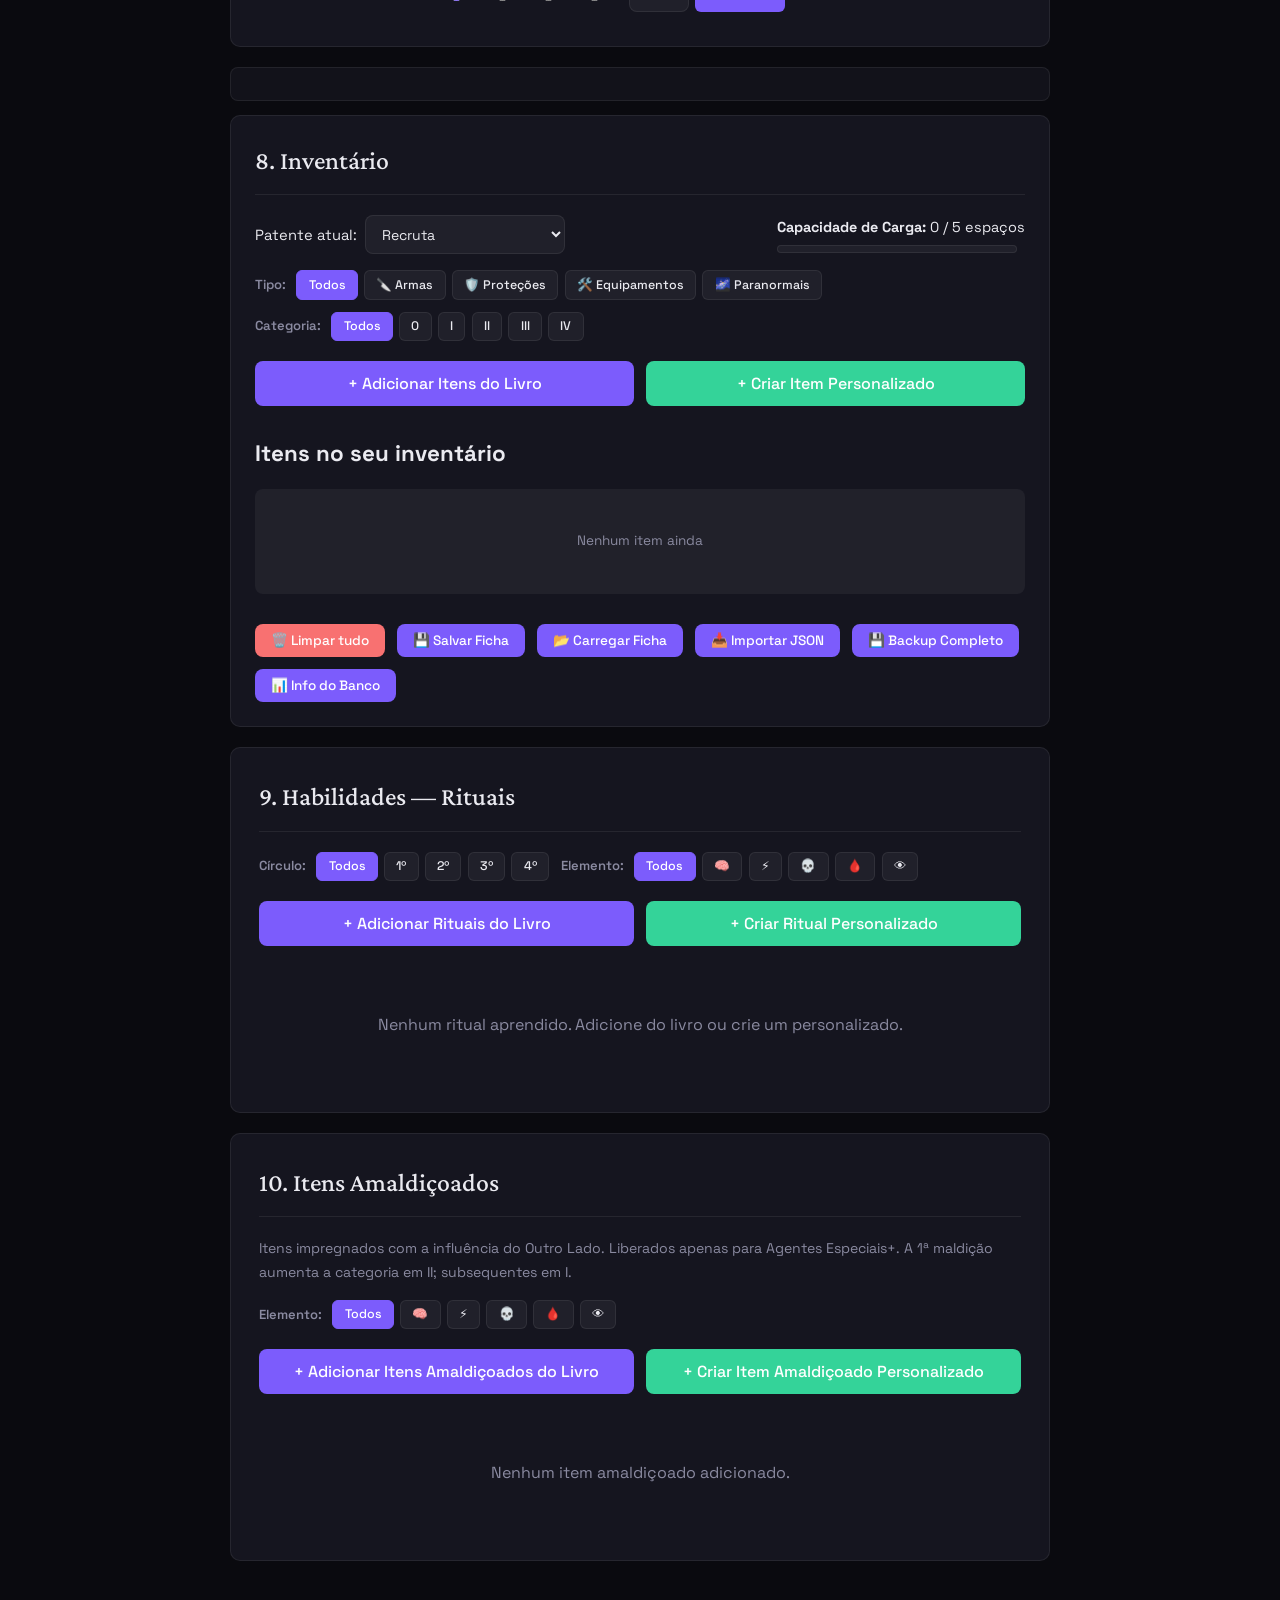
<file: public/tcc/criador.html>
<!DOCTYPE html>
<html lang="pt-BR" data-theme="dark">
<head>
    <meta charset="UTF-8">
    <meta name="viewport" content="width=device-width, initial-scale=1.0">
    <title>Novo Agente - Laboratório de Fichas</title>
    <link rel="stylesheet" href="style.css">

    <link rel="preconnect" href="https://fonts.googleapis.com">
    <link rel="preconnect" href="https://fonts.gstatic.com" crossorigin>
    <link href="https://fonts.googleapis.com/css2?family=Space+Grotesk:wght@300;400;500;600;700&family=Crimson+Pro:ital,wght@0,300;0,400;0,500;0,600;1,300;1,400&display=swap" rel="stylesheet">
</head>
<body>

<nav class="criador-nav">
    <a href="index.html" class="nav-logo">← Laboratório de Fichas</a>
    <div class="nav-actions">
        <button onclick="abrirModalCarregarFicha()" class="nav-btn-fichas" title="Gerenciar Fichas">📂 Fichas</button>
        <button onclick="salvarFichaDB()" class="nav-btn-salvar" title="Salvar Ficha">💾</button>
        <button class="theme-toggle" onclick="toggleTheme()" aria-label="Alternar tema"></button>
    </div>
</nav>

<div class="criador-title-bar">
    <h1>Novo Agente</h1>
    <p>Ordem Paranormal — Criador de Fichas</p>
</div>

<main>

    <!-- SEÇÃO: ORIGEM -->
    <section class="card" id="secao-origem">
        <h2>1. Origem</h2>
        
        <div class="origem-container">
            <div class="origem-selecao">
                <label for="select-origem">Escolha sua origem:</label>
                <select id="select-origem" onchange="mostrarDetalhesOrigem()">
                    <option value="">-- Selecione uma origem --</option>
                    <option value="academico">Acadêmico</option>
                    <option value="agente_saude">Agente de Saúde</option>
                    <option value="amigo_animais">Amigo dos Animais</option>
                    <option value="amnesico">Amnésico</option>
                    <option value="artista">Artista</option>
                    <option value="astronauta">Astronauta</option>
                    <option value="atleta">Atleta</option>
                    <option value="chef">Chef</option>
                    <option value="chef_outro_lado">Chef do Outro Lado</option>
                    <option value="colegial">Colegial</option>
                    <option value="cosplayer">Cosplayer</option>
                    <option value="criminoso">Criminoso</option>
                    <option value="cultista_arrependido">Cultista Arrependido</option>
                    <option value="desgarrado">Desgarrado</option>
                    <option value="diplomata">Diplomata</option>
                    <option value="engenheiro">Engenheiro</option>
                    <option value="executivo">Executivo</option>
                    <option value="experimento">Experimento</option>
                    <option value="explorador">Explorador</option>
                    <option value="fanatico_criaturas">Fanático por Criaturas</option>
                    <option value="fotografo">Fotógrafo</option>
                    <option value="inventor_paranormal">Inventor Paranormal</option>
                    <option value="investigador">Investigador</option>
                    <option value="jovem_mistico">Jovem Místico</option>
                    <option value="legista_turno_noite">Legista do Turno da Noite</option>
                    <option value="lutador">Lutador</option>
                    <option value="magnata">Magnata</option>
                    <option value="mateiro">Mateiro</option>
                    <option value="mergulhador">Mergulhador</option>
                    <option value="mercenario">Mercenário</option>
                    <option value="militar">Militar</option>
                    <option value="motorista">Motorista</option>
                    <option value="nerd_entusiasta">Nerd Entusiasta</option>
                    <option value="operario">Operário</option>
                    <option value="policial">Policial</option>
                    <option value="profetizado">Profetizado</option>
                    <option value="psicologo">Psicólogo</option>
                    <option value="religioso">Religioso</option>
                    <option value="reporter_investigativo">Repórter Investigativo</option>
                    <option value="servidor_publico">Servidor Público</option>
                    <option value="teorico_conspiracao">Teórico da Conspiração</option>
                    <option value="ti">T.I.</option>
                    <option value="trabalhador_rural">Trabalhador Rural</option>
                    <option value="trambiqueiro">Trambiqueiro</option>
                    <option value="universitario">Universitário</option>
                    <option value="vitima">Vítima</option>
                </select>
                
                <div id="origem-detalhes" class="origem-detalhes" style="display: none;">
                    <div class="origem-header">
                        <h3 id="origem-nome"></h3>
                        <div class="origem-status">
                            <span class="status-badge" id="origem-status">Não confirmada</span>
                        </div>
                    </div>
                    
                    <div class="origem-info-grid">
                        <div class="info-box">
                            <h4>Perícias Treinadas</h4>
                            <ul id="origem-pericias" class="pericias-lista"></ul>
                        </div>
                        
                        <div class="info-box"> 
                            <h4>Dica de Equipamento Inicial</h4>
                            <p id="origem-equipamento" class="equipamento-texto"></p>
                        </div>
                        
                       <div class="info-box">
                            <h4>Sugestão de Atributos</h4>
                            <p id="origem-sugestao-atributos" class="sugestao-atributos"></p>
                            <small>Estas são apenas sugestões para otimizar sua origem</small>
                        </div>
                    </div>

                    <div class="info-box">
                        <h4>Poder</h4>
                        <div class="poder-info">
                            <strong id="origem-poder-nome"></strong>
                            <p id="origem-poder-descricao" class="poder-descricao"></p>
                        </div>
                    </div>
                    
                    <div class="origem-acoes">
                        <button id="btn-confirmar-origem" onclick="confirmarOrigem()" class="btn-confirmar">
                            ✓ Confirmar Origem
                        </button>
                        <button id="btn-alterar-origem" onclick="alterarOrigem()" class="btn-alterar" style="display: none;">
                            ✎ Alterar Origem
                        </button>
                        <span id="origem-mensagem" class="mensagem-status"></span>
                    </div>
                </div>
            </div>
        </div>
    </section>

    <section class="card">
    <h2>2. Progressão</h2>

    <label>
    <input type="radio" name="modo" value="nex" checked>
    NEX (%)
    </label>

    <label>
    <input type="radio" name="modo" value="nivel">
    Nível
    </label>

    <br><br>

    <label>
    NEX
    <input id="nex" type="number" min="0" max="100" step="5" value="0">
    </label>

    <label>
    Nível
    <input id="nivel" type="number" min="1" max="20" value="1" disabled>
    </label>
    </section>

    <section class="card">
    <h2>3. Classe</h2>

    <div class="classes-opcoes">
        <label class="classe-opcao">
            <input type="radio" name="classe" value="" checked>
            <div class="classe-nome">Selecione</div>
        </label>
        
        <label class="classe-opcao">
            <input type="radio" name="classe" value="combatente">
            <div class="classe-nome">Combatente</div>
        </label>
        
        <label class="classe-opcao">
            <input type="radio" name="classe" value="especialista">
            <div class="classe-nome">Especialista</div>
        </label>
        
        <label class="classe-opcao">
            <input type="radio" name="classe" value="ocultista">
            <div class="classe-nome">Ocultista</div>
        </label>
        
        <label class="classe-opcao">
            <input type="radio" name="classe" value="sobrevivente">
            <div class="classe-nome">Sobrevivente</div>
        </label>
    </div>
    </section>

    <section class="card">
    <h2>4. Atributos</h2>

    <div class="pontos-container">
        <strong>Pontos disponíveis: <span id="pontos-disponiveis">4</span> <span id="pontos-extras-info"></span></strong>
        <button onclick="resetarAtributos()" style="margin-left: 10px; padding: 5px 10px; font-size: 12px;">Redistribuir</button>
    </div>

    <p class="regra-atributos">
        <small>
            • Todos começam em 1 • 4 pontos para distribuir • Máximo: 3 por atributo (antes do NEX 20%)<br>
            • Reduzir um para 0 dá +1 ponto extra • Pontos extras em: NEX 20%/Nível 4, 50%/10, 80%/16, 100%/19
        </small>
    </p>

    <div class="nex-pontos-info" id="nex-pontos-info">
        <!-- Será preenchido dinamicamente -->
    </div>

    <div class="grid-atributos">
        <div class="campo-atributo">
            <span>Agilidade</span>
            <div class="controles-atributo">
                <button id="btn-menos-agilidade" onclick="alterarAtributo('agilidade', '-')">-</button>
                <input class="atributo" id="agilidade" type="number" min="0" max="3" value="1">
                <button id="btn-mais-agilidade" onclick="alterarAtributo('agilidade', '+')">+</button>
            </div>
        </div>
        
        <div class="campo-atributo">
            <span>Força</span>
            <div class="controles-atributo">
                <button id="btn-menos-forca" onclick="alterarAtributo('forca', '-')">-</button>
                <input class="atributo" id="forca" type="number" min="0" max="3" value="1">
                <button id="btn-mais-forca" onclick="alterarAtributo('forca', '+')">+</button>
            </div>
        </div>
        
        <div class="campo-atributo">
            <span>Intelecto</span>
            <div class="controles-atributo">
                <button id="btn-menos-intelecto" onclick="alterarAtributo('intelecto', '-')">-</button>
                <input class="atributo" id="intelecto" type="number" min="0" max="3" value="1">
                <button id="btn-mais-intelecto" onclick="alterarAtributo('intelecto', '+')">+</button>
            </div>
        </div>
        
        <div class="campo-atributo">
            <span>Presença</span>
            <div class="controles-atributo">
                <button id="btn-menos-presenca" onclick="alterarAtributo('presenca', '-')">-</button>
                <input class="atributo" id="presenca" type="number" min="0" max="3" value="1">
                <button id="btn-mais-presenca" onclick="alterarAtributo('presenca', '+')">+</button>
            </div>
        </div>
        
        <div class="campo-atributo">
            <span>Vigor</span>
            <div class="controles-atributo">
                <button id="btn-menos-vigor" onclick="alterarAtributo('vigor', '-')">-</button>
                <input class="atributo" id="vigor" type="number" min="0" max="3" value="1">
                <button id="btn-mais-vigor" onclick="alterarAtributo('vigor', '+')">+</button>
            </div>
        </div>
    </div>
    </section>

    <section class="card">
    <h2>5. Status</h2>

    <div class="status-linha"><span>Vida</span><input id="vida_atual"><span>/</span><input id="vida_max" readonly></div>
    <div class="status-linha"><span>Esforço</span><input id="esforco_atual"><span>/</span><input id="esforco_max" readonly></div>
    <div class="status-linha"><span>Sanidade</span><input id="sanidade_atual"><span>/</span><input id="sanidade_max" readonly></div>
    <div class="status-linha"><span>Determinação</span><input id="determinacao_atual"><span>/</span><input id="determinacao_max" readonly></div>
    
    <hr style="margin: 1rem 0; border-color: var(--border);">
    <div style="display: flex; flex-direction: column; gap: 0.25rem;">
        <div class="status-linha">
            <span>Defesa</span>
            <input id="defesa_total" readonly style="font-weight: bold; text-align: center;">
        </div>
        <small id="defesa-detalhe" style="color: var(--text-secondary); font-size: 0.8rem; padding-left: 0.5rem;"></small>
    </div>
    </section>

    <section class="card">
    <h2>6. Perícias</h2>
    <div id="pericias"></div>
    </section>

    <section class="card" id="secao-poderes" style="display: none;">
        <h2>7. Poderes de Origem</h2>
        <div id="poderes-container"></div>
    </section>

    <pre id="saida"></pre>

    <!-- ====================== 8. INVENTÁRIO (MODAL) ====================== -->
    <section class="card" id="secao-inventario">
        <h2>8. Inventário</h2>

        <div class="inventario-header">
            <div>
                <label>Patente atual: 
                    <select id="patente-select" onchange="atualizarInventario()">
                        <option value="recruta">Recruta</option>
                        <option value="operador">Operador</option>
                        <option value="agente-especial">Agente Especial</option>
                        <option value="oficial">Oficial de Operações</option>
                        <option value="elite">Agente de Elite</option>
                    </select>
                </label>
            </div>

            <div class="carga-container">
                <strong>Capacidade de Carga:</strong> 
                <span id="carga-atual">0</span> / 
                <span id="carga-max">10</span> espaços
                <div class="carga-barra">
                    <div id="carga-progresso" class="carga-progresso" style="width: 0%;"></div>
                </div>
            </div>
        </div>

        <!-- Filtros do inventário -->
        <div class="rituais-filtros" style="margin-bottom:12px;">
            <div class="filtro-grupo">
                <span class="filtro-label">Tipo:</span>
                <button class="filtro-tipo-btn filtro-elemento-btn active" data-tipo="todos" onclick="filtrarInventarioPorTipo('todos')">Todos</button>
                <button class="filtro-tipo-btn filtro-elemento-btn" data-tipo="armas" onclick="filtrarInventarioPorTipo('armas')">🔪 Armas</button>
                <button class="filtro-tipo-btn filtro-elemento-btn" data-tipo="protecoes" onclick="filtrarInventarioPorTipo('protecoes')">🛡️ Proteções</button>
                <button class="filtro-tipo-btn filtro-elemento-btn" data-tipo="equipamentosGerais" onclick="filtrarInventarioPorTipo('equipamentosGerais')">🛠️ Equipamentos</button>
                <button class="filtro-tipo-btn filtro-elemento-btn" data-tipo="itensParanormais" onclick="filtrarInventarioPorTipo('itensParanormais')">🌌 Paranormais</button>
            </div>
            <div class="filtro-grupo">
                <span class="filtro-label">Categoria:</span>
                <button class="filtro-cat-btn filtro-circulo-btn active" data-cat="todos" onclick="filtrarInventarioPorCategoria('todos')">Todos</button>
                <button class="filtro-cat-btn filtro-circulo-btn" data-cat="0" onclick="filtrarInventarioPorCategoria('0')">0</button>
                <button class="filtro-cat-btn filtro-circulo-btn" data-cat="I" onclick="filtrarInventarioPorCategoria('I')">I</button>
                <button class="filtro-cat-btn filtro-circulo-btn" data-cat="II" onclick="filtrarInventarioPorCategoria('II')">II</button>
                <button class="filtro-cat-btn filtro-circulo-btn" data-cat="III" onclick="filtrarInventarioPorCategoria('III')">III</button>
                <button class="filtro-cat-btn filtro-circulo-btn" data-cat="IV" onclick="filtrarInventarioPorCategoria('IV')">IV</button>
            </div>
        </div>

        <!-- Dois botões lado a lado -->
        <div style="display:flex; gap:12px; margin:20px 0;">
            <button onclick="abrirModalAdicionarItens()" class="btn-adicionar-itens" style="flex:1;">
                + Adicionar Itens do Livro
            </button>
            <button onclick="abrirModalCriarItem()" class="btn-criar-item" style="flex:1;">
                + Criar Item Personalizado
            </button>
        </div>

        <!-- LISTA DE ITENS DO INVENTÁRIO -->
        <h3 style="margin: 30px 0 16px; font-size: 1.4rem;">Itens no seu inventário</h3>
        <div id="inventario-atual-lista" class="inventario-lista" style="max-height:none;"></div>

        <!-- Botões de ação -->
        <div class="inventario-rodape" style="margin-top: 30px; display:flex; gap:12px; flex-wrap:wrap;">
            <button onclick="limparInventario()" class="btn-danger">🗑️ Limpar tudo</button>
            <button onclick="salvarFichaDB()" id="btn-salvar-ficha">💾 Salvar Ficha</button>
            <button onclick="abrirModalCarregarFicha()" id="btn-carregar-ficha">📂 Carregar Ficha</button>
            <button onclick="importarFichaArquivo()">📥 Importar JSON</button>
            <button onclick="exportarBackupDB()">💾 Backup Completo</button>
            <button onclick="mostrarInfoBanco()">📊 Info do Banco</button>
        </div>
    </section>

    <!-- ====================== MODAL DE ADICIONAR ITENS ====================== -->
    <div id="modal-adicionar-itens" class="modal-overlay" style="display: none;">
        <div class="modal-content">
            <div class="modal-header">
                <h3>Adicionar Itens ao Inventário</h3>
                <button onclick="fecharModalAdicionarItens()" class="btn-fechar-modal">✕</button>
            </div>

            <!-- Abas dentro da modal -->
            <div class="inventario-tabs modal-tabs">
                <button onclick="mudarAbaModal('armas')" class="tab-btn active" id="modal-tab-armas">🔪 Armas</button>
                <button onclick="mudarAbaModal('protecoes')" class="tab-btn" id="modal-tab-protecoes">🛡️ Proteções</button>
                <button onclick="mudarAbaModal('equipamentosGerais')" class="tab-btn" id="modal-tab-equipamentosGerais">🛠️ Equipamentos</button>
                <button onclick="mudarAbaModal('itensParanormais')" class="tab-btn" id="modal-tab-itensParanormais">🌌 Paranormais</button>
            </div>

            <!-- Busca dentro da modal -->
            <input type="text" id="busca-modal" placeholder="🔍 Buscar item..." 
                oninput="filtrarItensModal()" class="busca-modal">

            <!-- Grid de itens (dentro da modal) -->
            <div id="modal-conteudo" class="itens-grid"></div>

            <div class="modal-footer">
                <button onclick="fecharModalAdicionarItens()" class="btn-cancelar">Fechar</button>
            </div>
        </div>
    </div>

    <!-- ====================== MODAL CRIAR ITEM PERSONALIZADO ====================== -->
    <div id="modal-criar-item" class="modal-overlay" style="display: none;">
        <div class="modal-content" style="max-width: 680px;">
            <div class="modal-header">
                <h3>Criar Item Personalizado</h3>
                <button onclick="fecharModalCriarItem()" class="btn-fechar-modal">✕</button>
            </div>

            <div class="modal-body">
                <!-- Abas -->
                <div class="inventario-tabs modal-tabs" style="margin-bottom:16px;">
                    <button onclick="mudarAbaCriar('armas')" class="tab-btn active" id="criar-tab-armas">🔪 Armas</button>
                    <button onclick="mudarAbaCriar('protecoes')" class="tab-btn" id="criar-tab-protecoes">🛡️ Proteções</button>
                    <button onclick="mudarAbaCriar('equipamentosGerais')" class="tab-btn" id="criar-tab-equipamentosGerais">🛠️ Equip. Gerais</button>
                    <button onclick="mudarAbaCriar('itensParanormais')" class="tab-btn" id="criar-tab-itensParanormais">🌌 Paranormais</button>
                </div>

                <!-- Formulário dinâmico -->
                <div id="form-criar-conteudo"></div>
            </div>

            <div class="modal-footer" style="padding:20px; text-align:right;">
                <button onclick="fecharModalCriarItem()" class="btn-cancelar">Cancelar</button>
                <button onclick="criarItemPersonalizado()" class="btn-confirmar" style="margin-left:10px;">✅ Criar e Adicionar ao Inventário</button>
            </div>
        </div>
    </div>

    <!-- ==================== NOVO MODAL: VISUALIZAR ITEM ==================== -->
    <div id="modal-visualizar-item" class="modal-overlay" style="display: none;">
        <div class="modal-content" style="max-width: 520px; max-height: 80vh;">
            <h2 id="visualizar-titulo" style="margin-bottom: 20px; color: #4aa3ff;">Detalhes do Item</h2>
            
            <div id="visualizar-conteudo" class="modal-body" 
                style="max-height: 420px; overflow-y: auto; padding: 20px; background: var(--bg-elevated); border-radius: 8px;">
                <!-- preenchido automaticamente pelo JS -->
            </div>
            
            <div class="modal-footer" style="display: flex; justify-content: flex-end; padding: 20px; gap: 12px;">
                <button onclick="fecharModalVisualizar()" 
                        style="background: #e74c3c; color: white; padding: 10px 20px; border: none; border-radius: 6px; cursor: pointer;">
                    Fechar
                </button>
            </div>
        </div>
    </div>

    <!-- ====================== 9. HABILIDADES (RITUAIS) ====================== -->
    <section class="card" id="secao-rituais">
        <h2>9. Habilidades — Rituais</h2>

        <div class="rituais-filtros">
            <div class="filtro-grupo">
                <span class="filtro-label">Círculo:</span>
                <button class="filtro-circulo-btn active" data-circulo="todos" onclick="filtrarRituaisPorCirculo('todos')">Todos</button>
                <button class="filtro-circulo-btn" data-circulo="1" onclick="filtrarRituaisPorCirculo('1')">1º</button>
                <button class="filtro-circulo-btn" data-circulo="2" onclick="filtrarRituaisPorCirculo('2')">2º</button>
                <button class="filtro-circulo-btn" data-circulo="3" onclick="filtrarRituaisPorCirculo('3')">3º</button>
                <button class="filtro-circulo-btn" data-circulo="4" onclick="filtrarRituaisPorCirculo('4')">4º</button>
            </div>
            <div class="filtro-grupo">
                <span class="filtro-label">Elemento:</span>
                <button class="filtro-elemento-btn active" data-elemento="todos" onclick="filtrarRituaisPorElemento('todos')">Todos</button>
                <button class="filtro-elemento-btn" data-elemento="Conhecimento" onclick="filtrarRituaisPorElemento('Conhecimento')">🧠</button>
                <button class="filtro-elemento-btn" data-elemento="Energia" onclick="filtrarRituaisPorElemento('Energia')">⚡</button>
                <button class="filtro-elemento-btn" data-elemento="Morte" onclick="filtrarRituaisPorElemento('Morte')">💀</button>
                <button class="filtro-elemento-btn" data-elemento="Sangue" onclick="filtrarRituaisPorElemento('Sangue')">🩸</button>
                <button class="filtro-elemento-btn" data-elemento="Medo" onclick="filtrarRituaisPorElemento('Medo')">👁</button>
            </div>
        </div>

        <div style="display:flex; gap:12px; margin:20px 0;">
            <button onclick="abrirModalAdicionarRituais()" class="btn-adicionar-itens" style="flex:1;">
                + Adicionar Rituais do Livro
            </button>
            <button onclick="abrirModalCriarRitual()" class="btn-criar-item" style="flex:1;">
                + Criar Ritual Personalizado
            </button>
        </div>

        <div id="rituais-lista" class="rituais-grid"></div>
    </section>

    <!-- ====================== MODAL ADICIONAR RITUAIS ====================== -->
    <div id="modal-adicionar-rituais" class="modal-overlay" style="display: none;">
        <div class="modal-content">
            <div class="modal-header">
                <h3>Adicionar Rituais</h3>
                <button onclick="fecharModalAdicionarRituais()" class="btn-fechar-modal">✕</button>
            </div>
            <div class="modal-body">
                <div style="display:flex; flex-wrap:wrap; gap:6px; margin-bottom:10px;">
                    <button class="filtro-circulo-btn active" data-circulo="1" onclick="mudarCirculoModal(1)">1º Círculo</button>
                    <button class="filtro-circulo-btn" data-circulo="2" onclick="mudarCirculoModal(2)">2º Círculo</button>
                    <button class="filtro-circulo-btn" data-circulo="3" onclick="mudarCirculoModal(3)">3º Círculo</button>
                    <button class="filtro-circulo-btn" data-circulo="4" onclick="mudarCirculoModal(4)">4º Círculo</button>
                </div>
                <div style="display:flex; flex-wrap:wrap; gap:6px; margin-bottom:10px;">
                    <button class="filtro-elemento-btn active" data-elemento="todos" onclick="mudarElementoModalRitual('todos')">Todos</button>
                    <button class="filtro-elemento-btn" data-elemento="Conhecimento" onclick="mudarElementoModalRitual('Conhecimento')">🧠 Conhecimento</button>
                    <button class="filtro-elemento-btn" data-elemento="Energia" onclick="mudarElementoModalRitual('Energia')">⚡ Energia</button>
                    <button class="filtro-elemento-btn" data-elemento="Morte" onclick="mudarElementoModalRitual('Morte')">💀 Morte</button>
                    <button class="filtro-elemento-btn" data-elemento="Sangue" onclick="mudarElementoModalRitual('Sangue')">🩸 Sangue</button>
                    <button class="filtro-elemento-btn" data-elemento="Medo" onclick="mudarElementoModalRitual('Medo')">👁 Medo</button>
                </div>
                <input type="text" id="busca-ritual-modal" placeholder="🔍 Buscar ritual..." 
                    oninput="filtrarRituaisModal()" class="busca-modal">
                <div id="modal-rituais-conteudo" class="itens-grid" style="max-height:380px; overflow-y:auto;"></div>
            </div>
            <div class="modal-footer">
                <button onclick="fecharModalAdicionarRituais()" class="btn-cancelar">Fechar</button>
            </div>
        </div>
    </div>

    <!-- ====================== MODAL CRIAR RITUAL PERSONALIZADO ====================== -->
    <div id="modal-criar-ritual" class="modal-overlay" style="display: none;">
        <div class="modal-content" style="max-width: 720px;">
            <div class="modal-header">
                <h3>Criar Ritual Personalizado</h3>
                <button onclick="fecharModalCriarRitual()" class="btn-fechar-modal">✕</button>
            </div>
            <div class="modal-body">
                <div id="form-criar-ritual-conteudo"></div>
            </div>
            <div class="modal-footer" style="padding:20px; text-align:right;">
                <button onclick="fecharModalCriarRitual()" class="btn-cancelar">Cancelar</button>
                <button onclick="criarRitualPersonalizado()" class="btn-confirmar" style="margin-left:10px;">✅ Salvar Ritual</button>
            </div>
        </div>
    </div>

    <!-- ====================== 10. ITENS AMALDIÇOADOS ====================== -->
    <section class="card" id="secao-amaldicoados">
        <h2>10. Itens Amaldiçoados</h2>
        <p style="color:var(--text-secondary); font-size:0.88rem; margin-bottom:1rem;">
            Itens impregnados com a influência do Outro Lado. Liberados apenas para Agentes Especiais+. A 1ª maldição aumenta a categoria em II; subsequentes em I.
        </p>

        <div class="rituais-filtros">
            <div class="filtro-grupo">
                <span class="filtro-label">Elemento:</span>
                <button class="filtro-elemento-btn active" data-elemento="todos" onclick="filtrarAmaldicoadosPorElemento('todos')">Todos</button>
                <button class="filtro-elemento-btn" data-elemento="Conhecimento" onclick="filtrarAmaldicoadosPorElemento('Conhecimento')">🧠</button>
                <button class="filtro-elemento-btn" data-elemento="Energia" onclick="filtrarAmaldicoadosPorElemento('Energia')">⚡</button>
                <button class="filtro-elemento-btn" data-elemento="Morte" onclick="filtrarAmaldicoadosPorElemento('Morte')">💀</button>
                <button class="filtro-elemento-btn" data-elemento="Sangue" onclick="filtrarAmaldicoadosPorElemento('Sangue')">🩸</button>
                <button class="filtro-elemento-btn" data-elemento="Medo" onclick="filtrarAmaldicoadosPorElemento('Medo')">👁</button>
            </div>
        </div>

        <div style="display:flex; gap:12px; margin:20px 0;">
            <button onclick="abrirModalAdicionarAmaldicoados()" class="btn-adicionar-itens" style="flex:1;">
                + Adicionar Itens Amaldiçoados do Livro
            </button>
            <button onclick="abrirModalCriarAmaldicoado()" class="btn-criar-item" style="flex:1;">
                + Criar Item Amaldiçoado Personalizado
            </button>
        </div>

        <div id="amaldicoados-lista" class="rituais-grid"></div>
    </section>

    <!-- ====================== MODAL ADICIONAR ITENS AMALDIÇOADOS ====================== -->
    <div id="modal-adicionar-amaldicoados" class="modal-overlay" style="display: none;">
        <div class="modal-content">
            <div class="modal-header">
                <h3>Adicionar Itens Amaldiçoados</h3>
                <button onclick="fecharModalAdicionarAmaldicoados()" class="btn-fechar-modal">✕</button>
            </div>
            <div class="modal-body">
                <div style="display:flex; flex-wrap:wrap; gap:6px; margin-bottom:10px;">
                    <button class="filtro-elemento-btn active" data-elemento="todos" onclick="mudarElementoModalAmaldicoado('todos')">Todos</button>
                    <button class="filtro-elemento-btn" data-elemento="Conhecimento" onclick="mudarElementoModalAmaldicoado('Conhecimento')">🧠 Conhecimento</button>
                    <button class="filtro-elemento-btn" data-elemento="Energia" onclick="mudarElementoModalAmaldicoado('Energia')">⚡ Energia</button>
                    <button class="filtro-elemento-btn" data-elemento="Morte" onclick="mudarElementoModalAmaldicoado('Morte')">💀 Morte</button>
                    <button class="filtro-elemento-btn" data-elemento="Sangue" onclick="mudarElementoModalAmaldicoado('Sangue')">🩸 Sangue</button>
                    <button class="filtro-elemento-btn" data-elemento="Medo" onclick="mudarElementoModalAmaldicoado('Medo')">👁 Medo</button>
                </div>
                <input type="text" id="busca-amaldicoado-modal" placeholder="🔍 Buscar item amaldiçoado..."
                    oninput="filtrarAmaldicoadosModal()" class="busca-modal">
                <div id="modal-amaldicoados-conteudo" class="itens-grid" style="max-height:380px; overflow-y:auto;"></div>
            </div>
            <div class="modal-footer">
                <button onclick="fecharModalAdicionarAmaldicoados()" class="btn-cancelar">Fechar</button>
            </div>
        </div>
    </div>

    <!-- ====================== MODAL CRIAR ITEM AMALDIÇOADO ====================== -->
    <div id="modal-criar-amaldicoado" class="modal-overlay" style="display: none;">
        <div class="modal-content" style="max-width: 720px;">
            <div class="modal-header">
                <h3>Criar Item Amaldiçoado</h3>
                <button onclick="fecharModalCriarAmaldicoado()" class="btn-fechar-modal">✕</button>
            </div>
            <div class="modal-body">
                <div id="form-criar-amaldicoado-conteudo"></div>
            </div>
            <div class="modal-footer" style="padding:20px; text-align:right;">
                <button onclick="fecharModalCriarAmaldicoado()" class="btn-cancelar">Cancelar</button>
                <button onclick="criarAmaldicoadoPersonalizado()" class="btn-confirmar" style="margin-left:10px;">✅ Salvar Item</button>
            </div>
        </div>
    </div>

    <!-- ====================== MODAL FICHAS DB ====================== -->
    <div id="modal-fichas-db" class="modal-overlay">
        <div class="modal-content" style="max-width:650px;">
            <div class="modal-header">
                <h3>Gerenciador de Fichas</h3>
                <button onclick="fecharModalFichasDB()" class="btn-fechar-modal">✕</button>
            </div>
            <div class="modal-body">
                <div id="lista-fichas-db"></div>
            </div>
            <div class="modal-footer" style="display:flex; gap:8px; flex-wrap:wrap;">
                <button onclick="importarFichaArquivo()" class="btn-db">📥 Importar JSON</button>
                <button onclick="importarBackupDB()" class="btn-db">📦 Restaurar Backup</button>
                <button onclick="fecharModalFichasDB()" class="btn-cancelar">Fechar</button>
            </div>
        </div>
    </div>

    <!-- Campo oculto para nome do personagem -->
    <input type="hidden" id="nome-personagem" value="Sem Nome">

</main>

<script src="https://sql.js.org/dist/sql-wasm.js"></script>
<script src="theme.js"></script>
<script src="origens.js"></script>
<script src="origens-ui.js"></script>
<script src="poderes.js"></script>
<script src="atributos.js"></script>
<script src="classe.js"></script>
<script src="status.js"></script>
<script src="pericias.js"></script>
<script src="main.js"></script>
<script src="inventario-data.js"></script>
<script src="itens-amaldicoados-data.js"></script>
<script src="inventario-ui.js"></script>
<script src="rituais-data.js"></script>
<script src="rituais-ui.js"></script>
<script src="itens-amaldicoados-ui.js"></script>
<script src="database.js"></script>
<script src="database-ui.js"></script>
<script>
    // Inicializa o banco de dados quando a página carregar
    document.addEventListener('DOMContentLoaded', function() {
        inicializarBancoDeDados().then(() => {
            console.log("🗄️ Banco de dados pronto!");
        }).catch(err => {
            console.warn("⚠️ Banco indisponível, usando fallback localStorage:", err);
        });
    });
</script>

</body>
</html>
</file>
<file: public/tcc/style.css>
/* ══════════════════════════════════════════════════════
   LABORATÓRIO DE FICHAS — Design System
   Theme-aware (dark/light) + Clean modern aesthetic
   ══════════════════════════════════════════════════════ */

:root {
  --font-display: 'Crimson Pro', Georgia, serif;
  --font-body: 'Space Grotesk', system-ui, sans-serif;
  --radius: 10px;
  --transition: 0.3s cubic-bezier(0.4, 0, 0.2, 1);
}

[data-theme="dark"] {
  --bg: #0a0a0f;
  --bg-elevated: #12121a;
  --bg-card: #15151f;
  --bg-input: rgba(255, 255, 255, 0.05);
  --text: #eaeaf0;
  --text-secondary: #8a8aa0;
  --accent: #7c5cfc;
  --accent-hover: #9479ff;
  --accent-subtle: rgba(124, 92, 252, 0.08);
  --green: #34d399;
  --green-subtle: rgba(52, 211, 153, 0.1);
  --red: #f87171;
  --red-subtle: rgba(248, 113, 113, 0.1);
  --yellow: #fbbf24;
  --yellow-subtle: rgba(251, 191, 36, 0.1);
  --blue: #60a5fa;
  --blue-subtle: rgba(96, 165, 250, 0.1);
  --purple: #a78bfa;
  --purple-subtle: rgba(167, 139, 250, 0.1);
  --border: rgba(255, 255, 255, 0.07);
  --border-hover: rgba(124, 92, 252, 0.25);
  --shadow: 0 2px 12px rgba(0, 0, 0, 0.2);
  --toggle-bg: #1e1e2e;
}

[data-theme="light"] {
  --bg: #f6f5f2;
  --bg-elevated: #ffffff;
  --bg-card: #ffffff;
  --bg-input: rgba(0, 0, 0, 0.04);
  --text: #1a1a2e;
  --text-secondary: #6b6b80;
  --accent: #6341e0;
  --accent-hover: #7c5cfc;
  --accent-subtle: rgba(99, 65, 224, 0.06);
  --green: #16a34a;
  --green-subtle: rgba(22, 163, 74, 0.08);
  --red: #dc2626;
  --red-subtle: rgba(220, 38, 38, 0.08);
  --yellow: #ca8a04;
  --yellow-subtle: rgba(202, 138, 4, 0.08);
  --blue: #2563eb;
  --blue-subtle: rgba(37, 99, 235, 0.08);
  --purple: #7c3aed;
  --purple-subtle: rgba(124, 58, 237, 0.08);
  --border: rgba(0, 0, 0, 0.08);
  --border-hover: rgba(99, 65, 224, 0.2);
  --shadow: 0 2px 12px rgba(0, 0, 0, 0.05);
  --toggle-bg: #e8e8ee;
}

/* ── Reset ── */
* { box-sizing: border-box; }

body {
  margin: 0;
  background: var(--bg);
  color: var(--text);
  font-family: var(--font-body);
  line-height: 1.65;
  transition: background var(--transition), color var(--transition);
}

/* ── Navigation (criador) ── */
.criador-nav {
  position: sticky;
  top: 0;
  z-index: 100;
  padding: 0.8rem 1.5rem;
  display: flex;
  justify-content: space-between;
  align-items: center;
  background: var(--bg-card);
  border-bottom: 1px solid var(--border);
  backdrop-filter: blur(12px);
}

.nav-logo {
  font-family: var(--font-body);
  font-size: 0.95rem;
  font-weight: 500;
  color: var(--text);
  text-decoration: none;
  transition: color 0.2s;
}

.nav-logo:hover { color: var(--accent); }

.nav-actions {
  display: flex;
  align-items: center;
  gap: 0.8rem;
}

.theme-toggle {
  width: 44px;
  height: 26px;
  border-radius: 13px;
  background: var(--toggle-bg);
  border: 1px solid var(--border);
  cursor: pointer;
  position: relative;
  transition: background var(--transition);
}

.theme-toggle::after {
  content: '';
  position: absolute;
  top: 3px;
  left: 3px;
  width: 18px;
  height: 18px;
  border-radius: 50%;
  background: var(--accent);
  transition: transform var(--transition);
}

[data-theme="light"] .theme-toggle::after {
  transform: translateX(18px);
}

/* ── Title Bar ── */
.criador-title-bar {
  text-align: center;
  padding: 2rem 1rem 1rem;
  border-bottom: 1px solid var(--border);
  margin-bottom: 1.5rem;
}

.criador-title-bar h1 {
  font-family: var(--font-display);
  font-size: 2.2rem;
  font-weight: 500;
  margin: 0 0 0.3rem;
  letter-spacing: -0.02em;
}

.criador-title-bar p {
  color: var(--text-secondary);
  font-size: 0.95rem;
  margin: 0;
}

/* ── Main ── */
main {
  max-width: 860px;
  margin: auto;
  padding: 0 1.25rem 3rem;
}

/* ── Cards ── */
.card {
  background: var(--bg-card);
  border: 1px solid var(--border);
  border-radius: var(--radius);
  padding: 1.75rem;
  margin-bottom: 1.25rem;
  transition: border-color var(--transition), box-shadow var(--transition);
}

.card:hover {
  border-color: var(--border-hover);
}

.card h2 {
  font-family: var(--font-display);
  font-size: 1.6rem;
  font-weight: 500;
  margin-top: 0;
  margin-bottom: 1.25rem;
  padding-bottom: 0.75rem;
  border-bottom: 1px solid var(--border);
  color: var(--text);
}

/* ── Inputs & Selects ── */
input, select, textarea {
  background: var(--bg-input);
  color: var(--text);
  border: 1px solid var(--border);
  padding: 0.55rem 0.75rem;
  border-radius: 8px;
  font-family: var(--font-body);
  font-size: 0.9rem;
  transition: border-color 0.2s;
}

select option {
  background: var(--bg-card);
  color: var(--text);
}

input[type="radio"],
input[type="checkbox"] {
  accent-color: var(--accent);
}

.classe-opcao input[type="radio"]:checked ~ .classe-nome {
  color: var(--accent);
  font-weight: 700;
}

.classe-opcao:has(input[type="radio"]:checked) {
  background: var(--accent-subtle);
  border-color: var(--accent);
  box-shadow: 0 0 0 2px rgba(124, 92, 252, 0.15);
}

input:focus, select:focus {
  border-color: var(--accent);
  outline: none;
}

input[readonly] {
  background: var(--bg-elevated);
  color: var(--text-secondary);
}

#nex:disabled, #nivel:disabled, .atributo:disabled {
  background: var(--bg-elevated);
  color: var(--text-secondary);
  cursor: not-allowed;
}

/* ── Buttons ── */
button {
  padding: 0.6rem 1.2rem;
  background: var(--accent);
  color: #fff;
  border: none;
  font-weight: 500;
  font-family: var(--font-body);
  border-radius: 8px;
  cursor: pointer;
  font-size: 0.88rem;
  transition: all 0.2s;
}

button:hover {
  background: var(--accent-hover);
  transform: translateY(-1px);
}

button:disabled {
  opacity: 0.5;
  cursor: not-allowed;
  transform: none;
}

/* ── Labels ── */
label {
  display: inline-flex;
  align-items: center;
  margin-right: 1rem;
  cursor: pointer;
  font-size: 0.92rem;
}

input[type="radio"]:not([name="classe"]) {
  margin-right: 0.35rem;
}

/* ── Origem ── */
.origem-container { margin-top: 0.75rem; }

.origem-selecao {
  display: flex;
  flex-direction: column;
  gap: 0.75rem;
}

.origem-selecao label {
  font-weight: 600;
  color: var(--accent);
  margin-bottom: 0.25rem;
}

#select-origem {
  padding: 0.6rem 0.75rem;
  background: var(--bg-input);
  border: 1px solid var(--border);
  border-radius: 8px;
  color: var(--text);
  font-size: 0.9rem;
  width: 100%;
  max-width: 320px;
}

#select-origem:focus {
  border-color: var(--accent);
  outline: none;
}

.origem-detalhes {
  background: var(--bg-elevated);
  border-radius: var(--radius);
  padding: 1.25rem;
  border: 1px solid var(--border);
  margin-top: 0.75rem;
}

.origem-header {
  display: flex;
  justify-content: space-between;
  align-items: center;
  margin-bottom: 1rem;
  padding-bottom: 0.75rem;
  border-bottom: 1px solid var(--border);
}

.origem-header h3 {
  margin: 0;
  color: var(--accent);
  font-size: 1.2rem;
  font-family: var(--font-display);
}

.status-badge {
  padding: 0.25rem 0.7rem;
  border-radius: 20px;
  font-size: 0.7rem;
  font-weight: 600;
  text-transform: uppercase;
  letter-spacing: 0.04em;
}

.status-badge:not(.confirmada) {
  background: var(--red-subtle);
  color: var(--red);
}

.status-badge.confirmada {
  background: var(--green-subtle);
  color: var(--green);
}

.origem-info-grid {
  display: grid;
  grid-template-columns: repeat(auto-fit, minmax(220px, 1fr));
  gap: 0.75rem;
  margin-bottom: 0.75rem;
}

.info-box {
  background: var(--bg-input);
  border-radius: 8px;
  padding: 1rem;
  border: 1px solid var(--border);
}

.info-box h4 {
  margin: 0 0 0.6rem;
  color: var(--blue);
  font-size: 0.82rem;
  font-weight: 600;
  text-transform: uppercase;
  letter-spacing: 0.06em;
  border-bottom: 1px solid var(--border);
  padding-bottom: 0.4rem;
}

.pericias-lista {
  list-style: none;
  padding: 0;
  margin: 0;
}

.pericias-lista li {
  padding: 0.45rem 0.7rem;
  margin-bottom: 0.3rem;
  background: var(--accent-subtle);
  border-radius: 6px;
  border-left: 3px solid var(--accent);
  font-size: 0.88rem;
}

.poder-info {
  padding: 0.7rem;
  background: var(--green-subtle);
  border-radius: 6px;
  border-left: 3px solid var(--green);
}

.poder-descricao {
  margin: 0.5rem 0 0;
  font-size: 0.88rem;
  color: var(--text-secondary);
  line-height: 1.5;
}

.equipamento-texto {
  font-size: 0.88rem;
  color: var(--text-secondary);
  line-height: 1.5;
  padding: 0.7rem;
  background: var(--red-subtle);
  border-radius: 6px;
  border-left: 3px solid var(--red);
}

.sugestao-atributos {
  font-size: 0.88rem;
  color: var(--yellow);
  font-weight: 600;
}

.origem-acoes {
  display: flex;
  gap: 0.75rem;
  align-items: center;
  padding-top: 0.75rem;
  border-top: 1px solid var(--border);
}

.btn-confirmar {
  padding: 0.6rem 1.4rem;
  background: var(--green);
  border: none;
  color: #fff;
  font-weight: 600;
  border-radius: 8px;
  cursor: pointer;
  transition: all 0.2s;
  font-size: 0.88rem;
}

.btn-confirmar:hover {
  filter: brightness(1.1);
  transform: translateY(-1px);
}

.btn-alterar {
  padding: 0.6rem 1.4rem;
  background: var(--blue);
  border: none;
  color: #fff;
  font-weight: 600;
  border-radius: 8px;
  cursor: pointer;
  transition: all 0.2s;
  font-size: 0.88rem;
}

.btn-alterar:hover {
  filter: brightness(1.1);
  transform: translateY(-1px);
}

.mensagem-status {
  margin-left: 0.5rem;
  color: var(--green);
  font-size: 0.85rem;
  font-weight: 600;
  opacity: 0;
  transition: opacity 0.3s;
}

.mensagem-status.visible { opacity: 1; }

/* ── Classes ── */
.classes-opcoes {
  display: grid;
  grid-template-columns: repeat(auto-fit, minmax(120px, 1fr));
  gap: 0.6rem;
  margin-top: 0.5rem;
}

.classe-opcao {
  display: flex;
  flex-direction: column;
  align-items: center;
  justify-content: center;
  padding: 1rem;
  border: 1px solid var(--border);
  border-radius: 8px;
  cursor: pointer;
  transition: all 0.2s;
  background: var(--bg-input);
  min-height: 50px;
}

.classe-opcao:hover {
  border-color: var(--accent);
  background: var(--accent-subtle);
}

.classe-opcao input[type="radio"] { display: none; }

.classe-opcao input[type="radio"]:checked + .classe-nome {
  color: var(--accent);
  font-weight: 700;
}

.classe-nome {
  font-size: 0.88rem;
  text-align: center;
  transition: color 0.2s;
}

.classe-opcao input[type="radio"][value=""]:checked + .classe-nome {
  color: var(--red);
  font-style: italic;
}

/* ── Atributos ── */
.pontos-container {
  display: flex;
  align-items: center;
  margin-bottom: 0.6rem;
  padding: 0.7rem;
  background: var(--bg-input);
  border-radius: 8px;
  border: 1px solid var(--border);
}

.pontos-container strong {
  font-size: 0.95rem;
  color: var(--accent);
}

.regra-atributos {
  margin: 0.5rem 0;
  padding: 0.6rem 0.8rem;
  background: var(--bg-input);
  border-left: 3px solid var(--accent);
  border-radius: 0 6px 6px 0;
  font-size: 0.78rem;
  color: var(--text-secondary);
}

.nex-pontos-info {
  margin: 0.5rem 0;
  padding: 0.7rem;
  background: var(--bg-input);
  border-radius: 8px;
  border: 1px solid var(--border);
  font-size: 0.78rem;
}

.nex-ponto-item {
  display: flex;
  align-items: center;
  margin-bottom: 0.3rem;
  padding: 0.35rem;
  border-radius: 6px;
}

.nex-ponto-item.disponivel {
  background: var(--accent-subtle);
  border-left: 3px solid var(--accent);
}

.nex-ponto-item.usado {
  background: var(--green-subtle);
  border-left: 3px solid var(--green);
}

.nex-ponto-item.indisponivel {
  background: var(--red-subtle);
  border-left: 3px solid var(--red);
  opacity: 0.6;
}

.nex-ponto-marcador {
  width: 18px;
  height: 18px;
  border-radius: 50%;
  margin-right: 0.5rem;
  display: flex;
  align-items: center;
  justify-content: center;
  font-size: 0.6rem;
  font-weight: 700;
}

.disponivel .nex-ponto-marcador { background: var(--accent); color: #fff; }
.usado .nex-ponto-marcador { background: var(--green); color: #fff; }
.indisponivel .nex-ponto-marcador { background: var(--red); color: #fff; }

.grid-atributos {
  display: grid;
  grid-template-columns: repeat(auto-fit, minmax(140px, 1fr));
  gap: 0.75rem;
}

.campo-atributo {
  display: flex;
  flex-direction: column;
  gap: 0.4rem;
}

.campo-atributo span {
  font-weight: 600;
  font-size: 0.88rem;
}

.controles-atributo {
  display: flex;
  align-items: center;
  gap: 0.3rem;
}

.controles-atributo button {
  width: 32px;
  height: 32px;
  padding: 0;
  display: flex;
  align-items: center;
  justify-content: center;
  font-weight: 700;
  font-size: 1rem;
  background: var(--bg-input);
  border: 1px solid var(--border);
  color: var(--text);
  border-radius: 6px;
  cursor: pointer;
  transition: all 0.2s;
}

.controles-atributo button:hover:not(:disabled) {
  background: var(--accent);
  color: #fff;
  border-color: var(--accent);
}

.controles-atributo button:disabled {
  background: var(--bg-elevated);
  color: var(--text-secondary);
  cursor: not-allowed;
}

.controles-atributo input {
  width: 52px;
  text-align: center;
  font-weight: 700;
  font-size: 1rem;
}

.atributo[value="0"] {
  background: var(--red-subtle);
  border-color: var(--red);
  color: var(--red);
}

/* ── Status ── */
.status-linha {
  display: grid;
  grid-template-columns: 110px 1fr 18px 1fr;
  gap: 0.5rem;
  margin-bottom: 0.5rem;
  align-items: center;
  font-size: 0.9rem;
}

/* ── Perícias ── */
.pericia-linha {
  display: grid;
  grid-template-columns: 180px repeat(4, 40px) 60px 100px;
  gap: 0.4rem;
  align-items: center;
  margin-bottom: 0.4rem;
  font-size: 0.88rem;
}

.pericia-linha button {
  padding: 0.5rem 0.8rem !important;
  font-size: 0.82rem !important;
  font-weight: 600;
  white-space: nowrap;
  min-width: 90px;
  border-radius: 6px;
  background: var(--accent);
  color: white;
  border: none;
  transition: all 0.2s;
}

.pericia-linha button:hover {
  background: var(--accent-hover);
  transform: translateY(-1px);
}

.pericia-linha strong { font-size: 0.88rem; }
.pericia-linha input[type="number"] { width: 60px; }

#saida {
  background: var(--bg-elevated);
  border: 1px solid var(--border);
  padding: 1rem;
  border-radius: 8px;
  margin-top: 1rem;
  white-space: pre-wrap;
  font-size: 0.88rem;
  color: var(--text);
}

/* ── Poderes ── */
#secao-poderes { transition: all 0.3s ease; }

.poder-card {
  background: var(--bg-elevated);
  border-radius: 8px;
  padding: 1rem;
  margin-bottom: 0.75rem;
  border: 1px solid var(--border);
  border-left: 4px solid var(--accent);
}

.poder-card h3 {
  margin-top: 0;
  color: var(--accent);
  font-size: 1.05rem;
  font-family: var(--font-display);
  display: flex;
  justify-content: space-between;
  align-items: center;
}

.poder-controles {
  display: flex;
  gap: 0.5rem;
  align-items: center;
  margin-top: 0.75rem;
  padding-top: 0.75rem;
  border-top: 1px solid var(--border);
}

.btn-ativar-poder {
  padding: 0.5rem 1rem;
  background: var(--green);
  border: none;
  color: #fff;
  font-weight: 600;
  border-radius: 6px;
  cursor: pointer;
  transition: all 0.2s;
  font-size: 0.82rem;
}

.btn-ativar-poder:hover:not(:disabled) {
  filter: brightness(1.1);
  transform: translateY(-1px);
}

.btn-ativar-poder:disabled {
  background: var(--text-secondary);
  opacity: 0.5;
  cursor: not-allowed;
  transform: none;
}

.poder-info {
  font-size: 0.78rem;
  color: var(--text-secondary);
  display: flex;
  gap: 0.75rem;
  align-items: center;
}

.poder-custo { color: var(--yellow); font-weight: 700; }
.poder-usos { color: var(--green); font-weight: 700; }

.poder-status {
  font-size: 0.72rem;
  padding: 0.2rem 0.5rem;
  border-radius: 10px;
  background: var(--accent-subtle);
  color: var(--accent);
}

.poder-status.disponivel { background: var(--green-subtle); color: var(--green); }
.poder-status.indisponivel { background: var(--red-subtle); color: var(--red); }

/* Mensagens do poder */
.poder-mensagem {
  margin-top: 0.5rem;
  padding: 0.5rem;
  border-radius: 6px;
  font-size: 0.78rem;
  display: none;
}

.poder-mensagem.success {
  background: var(--green-subtle);
  border-left: 3px solid var(--green);
  color: var(--green);
  display: block;
}

.poder-mensagem.error {
  background: var(--red-subtle);
  border-left: 3px solid var(--red);
  color: var(--red);
  display: block;
}

.poder-mensagem.info {
  background: var(--blue-subtle);
  border-left: 3px solid var(--blue);
  color: var(--blue);
  display: block;
}

/* ── Aviso de Bônus ── */
.aviso-bonus {
  margin-top: 0.75rem;
  padding: 0.75rem;
  background: var(--yellow-subtle);
  border-radius: 8px;
  border-left: 4px solid var(--yellow);
  animation: pulse 2s infinite;
}

@keyframes pulse {
  0% { box-shadow: 0 0 0 0 rgba(251, 191, 36, 0.3); }
  70% { box-shadow: 0 0 0 6px rgba(251, 191, 36, 0); }
  100% { box-shadow: 0 0 0 0 rgba(251, 191, 36, 0); }
}

.aviso-conteudo { display: flex; align-items: flex-start; gap: 0.5rem; }
.aviso-icon { font-size: 1.1rem; color: var(--yellow); flex-shrink: 0; }
.aviso-texto { flex-grow: 1; }
.aviso-texto strong { color: var(--yellow); }
.aviso-texto p { margin: 0.3rem 0; font-size: 0.88rem; }
.aviso-texto small { color: var(--text-secondary); font-size: 0.72rem; display: block; margin-top: 0.2rem; }

.btn-cancelar-bonus {
  background: none;
  border: none;
  color: var(--red);
  font-size: 1rem;
  cursor: pointer;
  padding: 0;
  width: 24px;
  height: 24px;
  display: flex;
  align-items: center;
  justify-content: center;
  border-radius: 50%;
  transition: background 0.2s;
  flex-shrink: 0;
}

.btn-cancelar-bonus:hover { background: var(--red-subtle); }

/* ── Aviso Flutuante ── */
.aviso-flutuante {
  position: fixed;
  top: 1rem;
  right: 1rem;
  z-index: 1000;
  animation: slideIn 0.3s ease;
  max-width: 320px;
}

@keyframes slideIn {
  from { transform: translateX(100%); opacity: 0; }
  to { transform: translateX(0); opacity: 1; }
}

.aviso-flutuante-conteudo {
  background: var(--bg-card);
  border: 1px solid var(--border);
  border-left: 4px solid var(--accent);
  border-radius: 8px;
  padding: 0.8rem;
  box-shadow: var(--shadow);
  display: flex;
  align-items: center;
  gap: 0.5rem;
}

.aviso-flutuante-icon { font-size: 1.1rem; color: var(--accent); flex-shrink: 0; }
.aviso-flutuante-texto { color: var(--text); font-size: 0.88rem; flex-grow: 1; }

.aviso-flutuante-fechar {
  background: none;
  border: none;
  color: var(--text-secondary);
  font-size: 1rem;
  cursor: pointer;
  padding: 0;
  width: 24px;
  height: 24px;
  display: flex;
  align-items: center;
  justify-content: center;
  border-radius: 50%;
  transition: background 0.2s;
  flex-shrink: 0;
}

.aviso-flutuante-fechar:hover { background: var(--bg-input); color: var(--text); }

/* ── Poderes Passivos ── */
.poder-passivo-info {
  display: flex;
  gap: 0.75rem;
  margin-top: 0.75rem;
  padding: 0.75rem;
  background: var(--blue-subtle);
  border-radius: 8px;
  border-left: 3px solid var(--blue);
}

.poder-passivo-icon { font-size: 1.2rem; color: var(--blue); flex-shrink: 0; margin-top: 0.1rem; }
.poder-passivo-detalhes { flex-grow: 1; }

.poder-passivo-detalhes h4 {
  margin: 0 0 0.5rem;
  color: var(--blue);
  font-size: 0.78rem;
  text-transform: uppercase;
  letter-spacing: 0.05em;
}

.poder-passivo-lista { list-style: none; padding: 0; margin: 0; }

.poder-passivo-lista li {
  padding: 0.45rem 0.7rem;
  margin-bottom: 0.35rem;
  background: var(--bg-input);
  border-radius: 6px;
  border-left: 2px solid var(--blue);
  color: var(--text-secondary);
  font-size: 0.82rem;
  line-height: 1.5;
}

.poder-passivo-lista li:before {
  content: "✓";
  color: var(--green);
  font-weight: bold;
  margin-right: 0.5rem;
}

.poder-passivo-nota {
  margin-top: 0.5rem;
  padding: 0.5rem;
  background: var(--bg-input);
  border-radius: 6px;
  font-size: 0.72rem;
  color: var(--text-secondary);
  text-align: center;
}

.poder-status[data-tipo="passivo"] { background: var(--blue); color: #fff; }
.poder-card[data-tipo="passivo"] { border-left-color: var(--blue); }
.poder-card[data-tipo="passivo"] h3 { color: var(--blue); }

/* ── Poderes com Escolha ── */
.poder-passivo-info .escolha-status {
  margin: 0.5rem 0;
  padding: 0.6rem;
  border-radius: 6px;
  background: var(--bg-input);
  display: flex;
  align-items: center;
  gap: 0.5rem;
  flex-wrap: wrap;
}

.escolha-status.escolha-feita { background: var(--green-subtle); border-left: 3px solid var(--green); }
.escolha-status.escolha-pendente { background: var(--yellow-subtle); border-left: 3px solid var(--yellow); }
.escolha-status strong { color: var(--text); font-size: 0.82rem; flex-shrink: 0; }
.pericia-escolhida { color: var(--green); font-weight: 700; flex-grow: 1; }
.escolha-status.escolha-pendente .pericia-escolhida { color: var(--yellow); font-style: italic; }

.status-badge-escolha {
  padding: 0.2rem 0.5rem;
  border-radius: 10px;
  font-size: 0.68rem;
  font-weight: 700;
  background: var(--green);
  color: #fff;
}

.status-badge-escolha.pendente { background: var(--yellow); color: #333; }

.controles-escolha { margin-top: 0.75rem; display: flex; flex-direction: column; gap: 0.4rem; }

.btn-escolher-pericia {
  padding: 0.55rem 1rem;
  background: var(--yellow);
  border: none;
  color: #1a1a2e;
  font-weight: 600;
  border-radius: 6px;
  cursor: pointer;
  transition: all 0.2s;
  font-size: 0.82rem;
  text-align: center;
}

.btn-escolher-pericia:hover:not(:disabled) { filter: brightness(1.1); transform: translateY(-1px); }
.btn-escolher-pericia:disabled { background: var(--text-secondary); color: var(--bg); cursor: not-allowed; transform: none; }

.btn-alterar-escolha {
  padding: 0.4rem 0.7rem;
  background: var(--blue-subtle);
  border: 1px solid var(--blue);
  color: var(--blue);
  font-weight: 600;
  border-radius: 6px;
  cursor: pointer;
  transition: all 0.2s;
  font-size: 0.78rem;
  align-self: flex-start;
}

.btn-alterar-escolha:hover { background: var(--blue); color: #fff; }

/* ── Seleção de Perícia ── */
.selecao-pericia-container {
  margin-top: 0.75rem;
  padding: 0.75rem;
  background: var(--bg-elevated);
  border-radius: 8px;
  border: 1px solid var(--border);
}

.selecao-pericia-container h5 {
  margin: 0 0 0.5rem;
  color: var(--blue);
  font-size: 0.88rem;
}

.pericias-opcoes-grid {
  display: grid;
  grid-template-columns: repeat(auto-fill, minmax(130px, 1fr));
  gap: 0.4rem;
  max-height: 180px;
  overflow-y: auto;
  padding: 0.5rem;
  background: var(--bg-input);
  border-radius: 6px;
  margin-bottom: 0.5rem;
}

.pericia-opcao {
  display: flex;
  align-items: center;
  padding: 0.45rem;
  background: var(--bg-elevated);
  border-radius: 4px;
  transition: background 0.2s;
}

.pericia-opcao:hover { background: var(--accent-subtle); }
.pericia-opcao input[type="radio"] { margin-right: 0.4rem; }

.pericia-opcao label {
  cursor: pointer;
  font-size: 0.78rem;
  color: var(--text-secondary);
  flex-grow: 1;
}

.pericia-opcao input[type="radio"]:checked + label {
  color: var(--accent);
  font-weight: 700;
}

.acoes-selecao { display: flex; justify-content: flex-end; }

.btn-cancelar-escolha {
  padding: 0.4rem 0.8rem;
  background: var(--red-subtle);
  border: 1px solid var(--red);
  color: var(--red);
  border-radius: 6px;
  cursor: pointer;
  transition: all 0.2s;
  font-size: 0.78rem;
}

.btn-cancelar-escolha:hover { background: var(--red); color: #fff; }

/* ── Poderes Narrativos ── */
.poder-narrativo-info {
  margin-top: 0.75rem;
  padding: 0.75rem;
  background: var(--purple-subtle);
  border-radius: 8px;
  border-left: 3px solid var(--purple);
}

.poder-narrativo-header h4 {
  margin: 0 0 0.5rem;
  color: var(--purple);
  font-size: 0.78rem;
  text-transform: uppercase;
  letter-spacing: 0.05em;
}

.poder-narrativo-lista { list-style: none; padding: 0; margin: 0 0 0.75rem; }

.poder-narrativo-lista li {
  padding: 0.45rem 0.7rem;
  margin-bottom: 0.35rem;
  background: var(--bg-input);
  border-radius: 6px;
  border-left: 2px solid var(--purple);
  color: var(--text-secondary);
  font-size: 0.82rem;
  line-height: 1.5;
}

.poder-narrativo-lista li:before { content: "🎨"; margin-right: 0.4rem; }

.poder-narrativo-texto {
  color: var(--text-secondary);
  font-size: 0.82rem;
  line-height: 1.6;
  margin-bottom: 0.75rem;
  padding: 0.5rem;
  background: var(--bg-input);
  border-radius: 6px;
}

.poder-narrativo-nota {
  padding: 0.5rem;
  background: var(--bg-input);
  border-radius: 6px;
  font-size: 0.78rem;
  color: var(--text-secondary);
  border-top: 1px solid var(--border);
  margin-top: 0.5rem;
}

.poder-narrativo-nota p { margin: 0.2rem 0; }

.poder-status[data-tipo="narrativo"] { background: var(--purple); color: #fff; }
.poder-card[data-tipo="narrativo"] { border-left-color: var(--purple); }
.poder-card[data-tipo="narrativo"] h3 { color: var(--purple); }

/* ── Poderes Ativos Escalonáveis ── */
.poder-ativo-escalonavel {
  margin-top: 0.75rem;
  padding: 0.75rem;
  background: var(--blue-subtle);
  border-radius: 8px;
  border-left: 3px solid var(--blue);
}

.poder-info-escalonavel {
  display: grid;
  grid-template-columns: 1fr 1fr;
  gap: 0.75rem;
  margin-bottom: 0.75rem;
  padding-bottom: 0.75rem;
  border-bottom: 1px solid var(--border);
}

.info-custo, .info-efeito {
  padding: 0.5rem;
  background: var(--bg-input);
  border-radius: 6px;
}

.info-custo span, .info-efeito span { display: block; margin-bottom: 0.2rem; font-size: 0.82rem; }
.custo-atual { color: var(--accent); font-weight: 700; }
.reducao-dano { color: var(--green); font-weight: 700; }
.danos-aplicaveis { color: var(--text-secondary); font-size: 0.78rem; }

.poder-controles-escalonavel { display: flex; flex-direction: column; gap: 0.5rem; }

.btn-reduzir-dano {
  padding: 0.6rem;
  background: var(--blue);
  border: none;
  color: #fff;
  font-weight: 600;
  border-radius: 6px;
  cursor: pointer;
  transition: all 0.2s;
  font-size: 0.88rem;
}

.btn-reduzir-dano:hover:not(:disabled) { filter: brightness(1.1); transform: translateY(-1px); }
.btn-reduzir-dano:disabled { background: var(--text-secondary); opacity: 0.5; cursor: not-allowed; transform: none; }

.controles-adicionais { display: flex; gap: 0.5rem; justify-content: center; }

.btn-resetar-cena, .btn-ver-custo {
  padding: 0.4rem 0.7rem;
  background: var(--blue-subtle);
  border: 1px solid var(--blue);
  color: var(--blue);
  border-radius: 6px;
  cursor: pointer;
  transition: all 0.2s;
  font-size: 0.78rem;
}

.btn-resetar-cena:hover, .btn-ver-custo:hover { background: var(--blue); color: #fff; }

.instrucoes {
  margin-top: 0.5rem;
  padding: 0.5rem;
  background: var(--bg-input);
  border-radius: 6px;
  font-size: 0.72rem;
  color: var(--text-secondary);
}

.instrucoes small { display: block; margin-bottom: 0.2rem; }

/* ── Origem-specific power colors ── */
.poder-card[data-origem="astronauta"] { border-left-color: var(--blue); }
.poder-card[data-origem="astronauta"] h3 { color: var(--blue); }

.poder-card[data-origem="amigo_animais"] { border-left-color: var(--purple); }
.poder-card[data-origem="amigo_animais"] h3 { color: var(--purple); }
.poder-passivo-icon[data-origem="amigo_animais"] { color: var(--purple); }

.poder-card[data-origem="colegial"] { border-left-color: var(--blue); }
.poder-card[data-origem="colegial"] h3 { color: var(--blue); }

.poder-card[data-origem="cosplayer"] { border-left-color: var(--purple); }
.poder-card[data-origem="cosplayer"] h3 { color: var(--purple); }

.poder-card[data-origem="criminoso"] { border-left-color: var(--red); }
.poder-card[data-origem="criminoso"] h3 { color: var(--red); }

/* ── Colegial Power ── */
.poder-amigo-info { margin-top: 0.75rem; }

.poder-amigo-status {
  padding: 0.75rem;
  background: var(--bg-input);
  border-radius: 8px;
  border-left: 4px solid var(--blue);
}

.status-header {
  display: flex;
  justify-content: space-between;
  align-items: center;
  margin-bottom: 0.75rem;
  padding-bottom: 0.5rem;
  border-bottom: 1px solid var(--border);
}

.status-header h4 { margin: 0; color: var(--blue); font-size: 0.95rem; }

.status-indicador {
  font-weight: 700;
  font-size: 0.82rem;
  padding: 0.25rem 0.5rem;
  border-radius: 12px;
  background: var(--bg-elevated);
}

.poder-amigo-detalhes { margin-bottom: 0.75rem; padding: 0.5rem; background: var(--bg-input); border-radius: 6px; }
.poder-amigo-detalhes p { margin: 0 0 0.5rem; color: var(--text-secondary); font-size: 0.88rem; }

.poder-amigo-lista { list-style: none; padding: 0; margin: 0; }

.poder-amigo-lista li {
  padding: 0.45rem 0.7rem;
  margin-bottom: 0.35rem;
  background: var(--bg-input);
  border-radius: 6px;
  border-left: 2px solid var(--blue);
  color: var(--text-secondary);
  font-size: 0.82rem;
  line-height: 1.5;
}

.poder-amigo-lista li:before { content: ""; margin-right: 0; }

.botoes-estado { display: flex; flex-direction: column; gap: 0.5rem; margin-bottom: 0.75rem; }

.btn-amigo-vivo, .btn-amigo-morto {
  padding: 0.6rem 0.8rem;
  border: none;
  border-radius: 6px;
  font-weight: 600;
  cursor: pointer;
  transition: all 0.2s;
  font-size: 0.88rem;
  text-align: center;
}

.btn-amigo-vivo { background: var(--green); color: #fff; }
.btn-amigo-vivo:hover:not(:disabled) { filter: brightness(1.1); transform: translateY(-1px); }
.btn-amigo-morto { background: var(--red); color: #fff; }
.btn-amigo-morto:hover:not(:disabled) { filter: brightness(1.1); transform: translateY(-1px); }
.btn-amigo-vivo:disabled, .btn-amigo-morto:disabled { opacity: 0.5; cursor: not-allowed; transform: none; }

.instrucoes-amigo {
  padding: 0.5rem;
  background: var(--bg-input);
  border-radius: 6px;
  font-size: 0.72rem;
  color: var(--text-secondary);
}

.instrucoes-amigo small { display: block; margin-bottom: 0.2rem; line-height: 1.4; }

/* ── Cosplayer Power ── */
.poder-cosplay-info { margin-top: 0.75rem; }

.poder-cosplay-detalhes {
  padding: 0.75rem;
  background: var(--purple-subtle);
  border-radius: 8px;
  border-left: 3px solid var(--purple);
}

.poder-cosplay-detalhes h4 {
  margin: 0 0 0.75rem;
  color: var(--purple);
  font-size: 0.95rem;
  border-bottom: 1px solid var(--border);
  padding-bottom: 0.4rem;
}

.poder-cosplay-habilidades { margin-bottom: 0.75rem; padding: 0.5rem; background: var(--bg-input); border-radius: 6px; }

.habilidade-fixa {
  color: var(--text-secondary);
  font-size: 0.82rem;
  padding: 0.45rem;
  background: var(--purple-subtle);
  border-radius: 6px;
  border-left: 2px solid var(--purple);
}

.cosplay-status { margin: 0.75rem 0; padding: 0.6rem; border-radius: 6px; }
.cosplay-status.cosplay-escolhido { background: var(--green-subtle); border-left: 3px solid var(--green); }
.cosplay-status.cosplay-pendente { background: var(--yellow-subtle); border-left: 3px solid var(--yellow); }

.pericia-escolhida { color: var(--purple); font-weight: 700; font-size: 0.88rem; }

.status-badge-cosplay {
  padding: 0.2rem 0.5rem;
  border-radius: 10px;
  font-size: 0.68rem;
  font-weight: 700;
  background: var(--green);
  color: #fff;
}

.status-badge-cosplay.pendente { background: var(--yellow); color: #333; }
.status-detalhes small { display: block; color: var(--text-secondary); font-size: 0.72rem; line-height: 1.4; margin-top: 0.2rem; }

.poder-cosplay-lista { list-style: none; padding: 0; margin: 0.75rem 0; }

.poder-cosplay-lista li {
  padding: 0.45rem 0.7rem;
  margin-bottom: 0.35rem;
  background: var(--bg-input);
  border-radius: 6px;
  border-left: 2px solid var(--purple);
  color: var(--text-secondary);
  font-size: 0.82rem;
  line-height: 1.5;
}

.controles-cosplay { margin: 0.75rem 0; display: flex; flex-direction: column; gap: 0.5rem; }

.btn-escolher-cosplay, .btn-alterar-cosplay {
  padding: 0.55rem 0.8rem;
  border: none;
  border-radius: 6px;
  font-weight: 600;
  cursor: pointer;
  transition: all 0.2s;
  font-size: 0.82rem;
  text-align: center;
}

.btn-escolher-cosplay { background: var(--purple); color: #fff; }
.btn-escolher-cosplay:hover:not(:disabled) { filter: brightness(1.1); transform: translateY(-1px); }
.btn-escolher-cosplay:disabled { background: var(--text-secondary); opacity: 0.5; cursor: not-allowed; transform: none; }

.btn-alterar-cosplay { background: var(--blue-subtle); border: 1px solid var(--blue); color: var(--blue); align-self: flex-start; }
.btn-alterar-cosplay:hover { background: var(--blue); color: #fff; }

.selecao-cosplay-container {
  margin-top: 0.75rem;
  padding: 0.75rem;
  background: var(--bg-elevated);
  border-radius: 8px;
  border: 1px solid var(--border);
}

.selecao-cosplay-container h5 { margin: 0 0 0.5rem; color: var(--blue); font-size: 0.88rem; }

.pericias-cosplay-grid {
  display: grid;
  grid-template-columns: repeat(auto-fill, minmax(160px, 1fr));
  gap: 0.4rem;
  max-height: 220px;
  overflow-y: auto;
  padding: 0.5rem;
  background: var(--bg-input);
  border-radius: 6px;
  margin-bottom: 0.5rem;
}

.pericia-cosplay-opcao {
  display: flex;
  align-items: flex-start;
  padding: 0.5rem;
  background: var(--bg-elevated);
  border-radius: 6px;
  transition: background 0.2s;
}

.pericia-cosplay-opcao:hover { background: var(--purple-subtle); }
.pericia-cosplay-opcao input[type="radio"] { margin-right: 0.5rem; margin-top: 0.15rem; }
.pericia-cosplay-opcao label { cursor: pointer; flex-grow: 1; }
.pericia-cosplay-opcao label strong { display: block; color: var(--text-secondary); font-size: 0.78rem; margin-bottom: 0.15rem; }
.pericia-cosplay-opcao label small { display: block; color: var(--text-secondary); font-size: 0.68rem; line-height: 1.3; }
.pericia-cosplay-opcao input[type="radio"]:checked + label strong { color: var(--purple); font-weight: 700; }

.acoes-selecao-cosplay { display: flex; justify-content: flex-end; }

.btn-cancelar-cosplay {
  padding: 0.4rem 0.8rem;
  background: var(--red-subtle);
  border: 1px solid var(--red);
  color: var(--red);
  border-radius: 6px;
  cursor: pointer;
  transition: all 0.2s;
  font-size: 0.78rem;
}

.btn-cancelar-cosplay:hover { background: var(--red); color: #fff; }

.poder-cosplay-nota {
  margin-top: 0.75rem;
  padding: 0.5rem;
  background: var(--bg-input);
  border-radius: 6px;
  font-size: 0.72rem;
  color: var(--text-secondary);
  text-align: center;
}

/* ── Criminoso Special ── */
.poder-criminoso-especial { border-left-color: var(--red) !important; background: var(--red-subtle) !important; }
.lista-criminoso li { border-left-color: var(--red) !important; }
.lista-criminoso li:first-child { background: var(--red-subtle) !important; font-weight: 700 !important; }

.detalhes-mecanicos-criminoso {
  margin: 0.75rem 0;
  padding: 0.6rem;
  background: var(--bg-input);
  border-radius: 6px;
  border: 1px solid var(--border);
}

.detalhes-mecanicos-criminoso h5 {
  margin: 0 0 0.5rem;
  color: var(--red);
  font-size: 0.88rem;
  border-bottom: 1px solid var(--border);
  padding-bottom: 0.3rem;
}

.grid-detalhes {
  display: grid;
  grid-template-columns: repeat(auto-fit, minmax(180px, 1fr));
  gap: 0.5rem;
}

.detalhe-item {
  padding: 0.5rem;
  background: var(--bg-input);
  border-radius: 6px;
  display: flex;
  flex-direction: column;
}

.detalhe-label { font-size: 0.68rem; color: var(--text-secondary); text-transform: uppercase; letter-spacing: 0.05em; margin-bottom: 0.15rem; }
.detalhe-valor { font-size: 0.82rem; color: var(--text); font-weight: 700; }

.poder-horizontal {
  display: flex;
  flex-direction: row;
  align-items: center;
  gap: 0.75rem;
  flex-wrap: wrap;
}

.poder-horizontal strong { flex: 0 0 auto; font-size: 1rem; color: var(--accent); }
.poder-horizontal p { flex: 1; margin: 0; }

/* ── Botão Rolar ── */
.btn-rolar {
  padding: 0.6rem 1.2rem !important;
  font-size: 0.88rem !important;
  font-weight: 600;
  min-width: 90px;
  border-radius: 6px;
  background: var(--accent);
  color: white;
  border: none;
  transition: all 0.2s;
}

.btn-rolar:hover {
  background: var(--accent-hover);
  transform: translateY(-1px);
}

/* ══════════════════════════════════════════════════════
   INVENTÁRIO
   ══════════════════════════════════════════════════════ */
#secao-inventario { padding: 1.5rem; }

.inventario-header {
  display: flex;
  flex-wrap: wrap;
  justify-content: space-between;
  align-items: center;
  gap: 0.75rem;
  margin-bottom: 1rem;
  font-size: 0.9rem;
}

.inventario-header label { display: flex; align-items: center; gap: 0.5rem; }

#patente-select {
  padding: 0.55rem 0.75rem;
  background: var(--bg-input);
  border: 1px solid var(--border);
  border-radius: 8px;
  color: var(--text);
  font-size: 0.88rem;
  width: 200px;
}

#patente-select:focus { border-color: var(--accent); outline: none; }

/* ── Barra de Carga ── */
.carga-barra {
  width: 100%;
  max-width: 240px;
  height: 8px;
  background: var(--bg-input);
  border-radius: 20px;
  overflow: hidden;
  margin-top: 0.3rem;
  border: 1px solid var(--border);
}

.carga-progresso {
  height: 100%;
  transition: width 0.4s ease, background 0.3s ease;
  border-radius: 20px;
}

.carga-progresso.normal { background: var(--green); }
.carga-progresso.sobrecarregado { background: var(--red); }

.inventario-tabs {
  display: flex;
  flex-wrap: wrap;
  gap: 0.4rem;
  margin-bottom: 0.75rem;
}

.tab-btn {
  padding: 0.5rem 0.8rem;
  font-size: 0.82rem;
  background: var(--accent-subtle);
  border: 1px solid var(--border);
  border-radius: 6px;
  cursor: pointer;
  transition: all 0.2s;
  color: var(--text);
  font-family: var(--font-body);
}

.tab-btn.active, .tab-btn:hover {
  background: var(--accent);
  color: #fff;
  border-color: var(--accent);
}

#busca-inventario {
  padding: 0.6rem 0.8rem !important;
  font-size: 0.9rem !important;
  margin: 0.5rem 0 1rem !important;
}

.itens-grid {
  display: grid;
  grid-template-columns: repeat(auto-fill, minmax(220px, 1fr));
  gap: 0.75rem;
}

.item-card {
  background: var(--bg-elevated);
  border: 1px solid var(--border);
  border-radius: 8px;
  padding: 0.75rem;
  transition: all 0.2s;
  font-size: 0.88rem;
}

.item-card:hover {
  border-color: var(--border-hover);
  transform: translateY(-2px);
  box-shadow: var(--shadow);
}

.item-card h4 { font-size: 0.95rem; margin: 0 0 0.3rem; color: var(--accent); }
.item-card p { margin: 0 0 0.5rem; line-height: 1.4; color: var(--text-secondary); font-size: 0.82rem; }
.item-card button { padding: 0.35rem 0.7rem; font-size: 0.78rem; }

.inventario-lista {
  background: var(--bg-input);
  border-radius: 8px;
  padding: 0.5rem;
  max-height: 200px;
  overflow-y: auto;
  font-size: 0.85rem;
}

.inventario-lista-item {
  display: flex;
  justify-content: space-between;
  align-items: center;
  padding: 0.5rem 0.7rem;
  background: var(--accent-subtle);
  border-radius: 6px;
  margin-bottom: 0.35rem;
}

.btn-danger, .inventario-rodape button { padding: 0.5rem 1rem; font-size: 0.85rem; }

.btn-danger { background: var(--red); }
.btn-danger:hover { filter: brightness(1.1); }

.btn-adicionar-itens {
  background: var(--accent);
  color: #fff;
  border: none;
  border-radius: 8px;
  padding: 0.75rem;
  font-size: 1rem;
  cursor: pointer;
  transition: all 0.2s;
}

.btn-adicionar-itens:hover { background: var(--accent-hover); transform: translateY(-1px); }

.btn-criar-item {
  background: var(--green);
  color: #fff;
  border: none;
  border-radius: 8px;
  padding: 0.75rem;
  font-size: 1rem;
  cursor: pointer;
  transition: all 0.2s;
}

.btn-criar-item:hover { filter: brightness(1.1); transform: translateY(-1px); }

/* ── Modal ── */
.modal-overlay {
  position: fixed;
  top: 0; left: 0; right: 0; bottom: 0;
  background: rgba(0, 0, 0, 0.7);
  display: flex;
  align-items: center;
  justify-content: center;
  z-index: 9999;
  backdrop-filter: blur(8px);
  padding: 1rem;
}

.modal-content {
  background: var(--bg-card);
  border: 1px solid var(--border);
  border-radius: var(--radius);
  width: 100%;
  max-width: 860px;
  max-height: 90vh;
  display: flex;
  flex-direction: column;
  overflow: hidden;
  box-shadow: 0 20px 60px rgba(0, 0, 0, 0.4);
}

.modal-header {
  padding: 1rem 1.25rem;
  border-bottom: 1px solid var(--border);
  display: flex;
  justify-content: space-between;
  align-items: center;
  background: var(--bg-elevated);
  flex-shrink: 0;
}

.modal-header h3 { margin: 0; color: var(--text); font-size: 1.15rem; font-family: var(--font-display); }

.btn-fechar-modal {
  background: none;
  border: none;
  font-size: 1.5rem;
  color: var(--red);
  width: 36px;
  height: 36px;
  display: flex;
  align-items: center;
  justify-content: center;
  cursor: pointer;
}

.btn-fechar-modal:hover { color: var(--red); transform: scale(1.1); background: var(--red-subtle); border-radius: 6px; }

.modal-body {
  flex: 1;
  overflow-y: auto;
  padding: 1rem 1.25rem;
  display: flex;
  flex-direction: column;
  gap: 0.75rem;
}

.modal-tabs {
  display: flex;
  flex-wrap: wrap;
  gap: 0.4rem;
  padding-bottom: 0.6rem;
  border-bottom: 1px solid var(--border);
}

.modal-tabs .tab-btn { flex: 1; min-width: 100px; padding: 0.5rem 0.6rem; font-size: 0.85rem; }

.busca-modal {
  width: 100%;
  padding: 0.7rem 1rem;
  font-size: 0.95rem;
  background: var(--bg-input);
  border: 1px solid var(--border);
  border-radius: 8px;
  color: var(--text);
  font-family: var(--font-body);
}

.busca-modal:focus { border-color: var(--accent); outline: none; }

#modal-conteudo {
  flex: 1;
  overflow-y: auto;
  padding-right: 0.4rem;
  max-height: 380px;
}

.modal-footer {
  padding: 0.75rem 1.25rem;
  border-top: 1px solid var(--border);
  display: flex;
  justify-content: flex-end;
  gap: 0.5rem;
}

.btn-cancelar {
  background: var(--bg-input);
  border: 1px solid var(--border);
  color: var(--text-secondary);
  border-radius: 6px;
  padding: 0.5rem 1rem;
  cursor: pointer;
  font-size: 0.85rem;
  transition: all 0.2s;
}

.btn-cancelar:hover { background: var(--bg-elevated); color: var(--text); }

.btn-adicionar-modal { background: var(--green); color: #fff; }
.btn-adicionar-modal:hover { filter: brightness(1.1); }

/* Form criar item */
#form-criar-conteudo label {
  display: block;
  margin: 0.6rem 0 0.2rem;
  font-weight: 600;
  color: var(--accent);
  font-size: 0.88rem;
}

#form-criar-conteudo input,
#form-criar-conteudo textarea {
  width: 100%;
  padding: 0.55rem 0.75rem;
  background: var(--bg-input);
  border: 1px solid var(--border);
  border-radius: 8px;
  color: var(--text);
  margin-bottom: 0.5rem;
  font-family: var(--font-body);
}

/* ══════════════════════════════════════════════════════
   RESPONSIVIDADE COMPLETA
   ══════════════════════════════════════════════════════ */

/* ── Tablet (até 1024px) ── */
@media (max-width: 1024px) {
  main { max-width: 100%; padding: 0 1rem 2rem; }
  .card { padding: 1.25rem; }
  .card h2 { font-size: 1.4rem; }
  .poder-info-escalonavel { grid-template-columns: 1fr; }
  .grid-detalhes { grid-template-columns: 1fr 1fr; }
}

/* ── Mobile grande / Tablet pequeno (até 768px) ── */
@media (max-width: 768px) {
  /* Nav */
  .criador-nav { padding: 0.6rem 1rem; }
  .nav-logo { font-size: 0.85rem; }

  /* Title */
  .criador-title-bar { padding: 1.25rem 0.75rem 0.75rem; }
  .criador-title-bar h1 { font-size: 1.6rem; }
  .criador-title-bar p { font-size: 0.85rem; }

  /* Layout */
  main { padding: 0 0.75rem 2rem; }
  .card { padding: 1rem; margin-bottom: 1rem; }
  .card h2 { font-size: 1.3rem; margin-bottom: 1rem; padding-bottom: 0.5rem; }

  /* Classes */
  .classes-opcoes { grid-template-columns: repeat(2, 1fr); gap: 0.5rem; }
  .classe-opcao { padding: 0.75rem 0.5rem; min-height: 44px; }

  /* Atributos */
  .grid-atributos { grid-template-columns: repeat(2, 1fr); }
  .pontos-container { flex-wrap: wrap; gap: 0.5rem; }
  .pontos-container button { margin-left: 0 !important; }

  /* Status */
  .status-linha { grid-template-columns: 80px 1fr 15px 1fr; font-size: 0.82rem; }

  /* Perícias */
  .pericia-linha {
    grid-template-columns: 1fr;
    gap: 0.3rem;
    padding: 0.6rem;
    background: var(--bg-input);
    border-radius: 8px;
    margin-bottom: 0.6rem;
    border: 1px solid var(--border);
  }
  .pericia-linha strong { font-size: 0.92rem; }
  .pericia-linha input[type="number"] { width: 100%; }
  .pericia-linha button { width: 100%; }

  /* Origem */
  .origem-info-grid { grid-template-columns: 1fr; }
  .origem-header { flex-direction: column; align-items: flex-start; gap: 0.5rem; }
  #select-origem { max-width: 100%; }

  /* Poderes */
  .poder-horizontal { flex-direction: column; align-items: flex-start; }
  .poder-controles { flex-wrap: wrap; }

  /* Avisos */
  .aviso-flutuante { left: 0.5rem; right: 0.5rem; max-width: none; }

  /* Modal */
  .modal-overlay { padding: 0.5rem; }
  .modal-content { max-height: 95vh; max-width: 100%; border-radius: 8px; }
  .modal-body { padding: 0.75rem; }
  .modal-header { padding: 0.75rem 1rem; }
  .modal-header h3 { font-size: 1rem; }
  .modal-footer { padding: 0.75rem 1rem; }
  .itens-grid { grid-template-columns: repeat(auto-fill, minmax(150px, 1fr)); gap: 0.5rem; }
  #modal-conteudo { max-height: 300px; }
  .modal-tabs .tab-btn { min-width: 0; flex: 1; padding: 0.45rem 0.4rem; font-size: 0.78rem; }

  /* Filtros */
  .rituais-filtros { flex-direction: column; gap: 0.5rem; }
  .filtro-grupo { flex-wrap: wrap; }
  .filtro-circulo-btn, .filtro-elemento-btn { padding: 0.3rem 0.55rem; font-size: 0.72rem; }

  /* Inventário */
  .inventario-header { flex-direction: column; align-items: flex-start; }
  #patente-select { width: 100%; }
  .carga-barra { max-width: 100%; }
  .inventario-rodape { flex-direction: column; }
  .inventario-rodape button { width: 100%; }
  .inventario-lista-item { flex-direction: column; align-items: flex-start; gap: 0.5rem; }
  .inventario-lista-item > div { display: flex; flex-wrap: wrap; gap: 0.4rem; width: 100%; }

  /* Botões de ação lado a lado */
  div[style*="display:flex; gap:12px; margin:20px 0;"] {
    flex-direction: column !important;
  }

  /* Ritual cards */
  .ritual-card { padding: 1rem; }
  .ritual-card-header { flex-wrap: wrap; gap: 0.4rem; }
  .ritual-stats { flex-wrap: wrap; }
  .ritual-acoes { flex-wrap: wrap; }

  /* Formas de ritual */
  .forma-header { flex-direction: column; align-items: flex-start; gap: 0.3rem; }
}

/* ── Mobile pequeno (até 480px) ── */
@media (max-width: 480px) {
  .criador-title-bar h1 { font-size: 1.3rem; }

  .classes-opcoes { grid-template-columns: 1fr 1fr; gap: 0.4rem; }
  .classe-opcao { padding: 0.6rem; }
  .classe-nome { font-size: 0.78rem; }

  .grid-atributos { grid-template-columns: 1fr; }
  .campo-atributo { flex-direction: row; justify-content: space-between; align-items: center; }

  .status-linha { grid-template-columns: 70px 1fr 12px 1fr; font-size: 0.78rem; gap: 0.3rem; }
  .status-linha input { padding: 0.4rem; font-size: 0.82rem; }

  .origem-acoes { flex-direction: column; align-items: stretch; }
  .btn-confirmar, .btn-alterar { width: 100%; text-align: center; }

  .itens-grid { grid-template-columns: 1fr; }
  .item-card { padding: 0.6rem; }
  .item-card h4 { font-size: 0.88rem; }

  /* Buttons */
  button { padding: 0.55rem 1rem; font-size: 0.82rem; }
  .btn-adicionar-itens, .btn-criar-item { font-size: 0.88rem; padding: 0.65rem; }

  /* Tabs */
  .inventario-tabs { gap: 0.3rem; }
  .tab-btn { padding: 0.4rem 0.5rem; font-size: 0.75rem; }
}

/* ── Mobile muito pequeno (até 360px) ── */
@media (max-width: 360px) {
  .criador-nav { padding: 0.5rem 0.75rem; }
  .nav-logo { font-size: 0.78rem; }
  .theme-toggle { width: 38px; height: 22px; }
  .theme-toggle::after { width: 16px; height: 16px; top: 2px; left: 2px; }
  [data-theme="light"] .theme-toggle::after { transform: translateX(16px); }

  .card { padding: 0.75rem; }
  .card h2 { font-size: 1.15rem; }
  .classes-opcoes { grid-template-columns: 1fr; }

  .modal-tabs { overflow-x: auto; flex-wrap: nowrap; -webkit-overflow-scrolling: touch; }
  .modal-tabs .tab-btn { flex-shrink: 0; white-space: nowrap; }
}

/* ── Touch-friendly (qualquer tela touch) ── */
@media (hover: none) and (pointer: coarse) {
  button, .tab-btn, .filtro-circulo-btn, .filtro-elemento-btn,
  .classe-opcao, .btn-confirmar, .btn-alterar, .btn-ativar-poder,
  .btn-ritual-acao, .btn-adicionar-itens, .btn-criar-item {
    min-height: 44px;
    min-width: 44px;
  }
  input, select, textarea { min-height: 44px; font-size: 16px; }
  .controles-atributo button { width: 40px; height: 40px; }
}

/* ══════════════════════════════════════════════════════
   RITUAIS
   ══════════════════════════════════════════════════════ */

.rituais-filtros {
  display: flex;
  flex-wrap: wrap;
  gap: 0.75rem;
  margin-bottom: 1rem;
}

.filtro-grupo {
  display: flex;
  align-items: center;
  gap: 0.4rem;
  flex-wrap: wrap;
}

.filtro-label {
  font-size: 0.82rem;
  font-weight: 600;
  color: var(--text-secondary);
  margin-right: 0.25rem;
}

.filtro-circulo-btn,
.filtro-elemento-btn {
  padding: 0.35rem 0.7rem;
  font-size: 0.78rem;
  background: var(--bg-input);
  border: 1px solid var(--border);
  border-radius: 6px;
  cursor: pointer;
  transition: all 0.2s;
  color: var(--text);
  font-family: var(--font-body);
}

.filtro-circulo-btn.active,
.filtro-circulo-btn:hover,
.filtro-elemento-btn.active,
.filtro-elemento-btn:hover {
  background: var(--accent);
  color: #fff;
  border-color: var(--accent);
}

.rituais-grid {
  display: flex;
  flex-direction: column;
  gap: 0.75rem;
}

.ritual-card {
  background: var(--bg-elevated);
  border: 1px solid var(--border);
  border-left: 4px solid var(--accent);
  border-radius: var(--radius);
  padding: 1.25rem;
  transition: all 0.2s;
}

.ritual-card:hover {
  border-color: var(--border-hover);
  box-shadow: var(--shadow);
}

.ritual-card-header {
  display: flex;
  justify-content: space-between;
  align-items: center;
  margin-bottom: 0.5rem;
}

.ritual-elemento-badge {
  font-size: 0.72rem;
  font-weight: 600;
  padding: 0.2rem 0.6rem;
  border-radius: 12px;
}

.ritual-circulo-badge {
  font-size: 0.72rem;
  font-weight: 600;
  padding: 0.2rem 0.6rem;
  border-radius: 12px;
  background: var(--accent-subtle);
  color: var(--accent);
  margin-left: 0.4rem;
}

.ritual-custo-badge {
  font-size: 0.82rem;
  font-weight: 700;
  color: var(--yellow);
  background: var(--yellow-subtle);
  padding: 0.2rem 0.6rem;
  border-radius: 12px;
}

.ritual-nome {
  margin: 0 0 0.5rem;
  font-size: 1.1rem;
  font-family: var(--font-display);
  color: var(--text);
}

.ritual-stats {
  display: flex;
  flex-wrap: wrap;
  gap: 0.5rem;
  margin-bottom: 0.75rem;
}

.ritual-stats span {
  font-size: 0.78rem;
  color: var(--text-secondary);
  background: var(--bg-input);
  padding: 0.25rem 0.5rem;
  border-radius: 6px;
}

.ritual-descricao {
  font-size: 0.88rem;
  color: var(--text-secondary);
  line-height: 1.6;
  margin: 0 0 0.75rem;
}

.ritual-formas {
  display: flex;
  flex-direction: column;
  gap: 0.5rem;
  margin-bottom: 0.75rem;
}

.ritual-forma {
  padding: 0.6rem;
  border-radius: 6px;
  cursor: default;
}

.ritual-forma[data-forma="discente"] {
  background: var(--blue-subtle);
  border-left: 3px solid var(--blue);
}

.ritual-forma[data-forma="verdadeiro"] {
  background: var(--purple-subtle);
  border-left: 3px solid var(--purple);
}

.forma-header {
  display: flex;
  justify-content: space-between;
  align-items: center;
  margin-bottom: 0.3rem;
}

.forma-badge {
  font-size: 0.72rem;
  font-weight: 700;
  padding: 0.15rem 0.5rem;
  border-radius: 10px;
  text-transform: uppercase;
  letter-spacing: 0.04em;
}

.forma-badge.discente {
  background: var(--blue);
  color: #fff;
}

.forma-badge.verdadeiro {
  background: var(--purple);
  color: #fff;
}

.forma-custo {
  font-size: 0.78rem;
  font-weight: 700;
  color: var(--yellow);
}

.forma-desc {
  font-size: 0.82rem;
  color: var(--text-secondary);
  line-height: 1.5;
  margin: 0;
}

.ritual-modos {
  margin-bottom: 0.75rem;
  padding: 0.6rem;
  background: var(--bg-input);
  border-radius: 6px;
}

.ritual-modo {
  padding: 0.5rem;
  margin-bottom: 0.4rem;
  background: var(--bg-elevated);
  border-radius: 6px;
  border-left: 3px solid var(--accent);
}

.ritual-modo strong {
  font-size: 0.88rem;
  color: var(--accent);
}

.ritual-modo p {
  margin: 0.2rem 0 0;
  font-size: 0.82rem;
  color: var(--text-secondary);
  line-height: 1.4;
}

.ritual-acoes {
  display: flex;
  gap: 0.5rem;
  flex-wrap: wrap;
  padding-top: 0.75rem;
  border-top: 1px solid var(--border);
}

.btn-ritual-acao {
  padding: 0.4rem 0.8rem;
  font-size: 0.78rem;
  font-weight: 600;
  color: #fff;
  border: none;
  border-radius: 6px;
  cursor: pointer;
  transition: all 0.2s;
}

.btn-ritual-acao:hover {
  filter: brightness(1.15);
  transform: translateY(-1px);
}

/* ── Scrollbar ── */
::-webkit-scrollbar { width: 6px; }
::-webkit-scrollbar-track { background: transparent; }
::-webkit-scrollbar-thumb { background: var(--border); border-radius: 3px; }
::-webkit-scrollbar-thumb:hover { background: var(--accent); }

/* Nav buttons - Fichas e Salvar */
.nav-btn-fichas, .nav-btn-salvar {
  padding: 6px 14px;
  border: 1px solid var(--accent);
  border-radius: var(--radius);
  background: transparent;
  color: var(--accent);
  cursor: pointer;
  font-family: var(--font-body);
  font-size: 0.85rem;
  transition: var(--transition);
}
.nav-btn-fichas:hover, .nav-btn-salvar:hover {
  background: var(--accent);
  color: #fff;
}
.nav-btn-salvar {
  border-color: var(--green);
  color: var(--green);
}
.nav-btn-salvar:hover {
  background: var(--green);
  color: #000;
}

/* ══════════════════════════════════════════════════════
   DATABASE UI — Gerenciador de Fichas
   ══════════════════════════════════════════════════════ */

.ficha-item-db {
  display: flex;
  justify-content: space-between;
  align-items: center;
  padding: 14px 16px;
  border: 1px solid var(--border);
  border-radius: var(--radius);
  margin-bottom: 8px;
  background: var(--bg-input);
  transition: var(--transition);
}
.ficha-item-db:hover {
  border-color: var(--accent);
  background: var(--accent-subtle);
}
.ficha-info-db {
  display: flex;
  flex-direction: column;
  gap: 2px;
}
.ficha-info-db strong {
  font-size: 1.05rem;
  color: var(--text);
}
.ficha-detalhes-db {
  font-size: 0.85rem;
  color: var(--text-secondary);
}
.ficha-data-db {
  font-size: 0.75rem;
  color: var(--text-secondary);
  opacity: 0.7;
}
.ficha-acoes-db {
  display: flex;
  gap: 6px;
}
.btn-db {
  padding: 6px 12px;
  border: 1px solid var(--border);
  border-radius: var(--radius);
  background: var(--bg-input);
  color: var(--text);
  cursor: pointer;
  font-size: 0.85rem;
  transition: var(--transition);
}
.btn-db:hover {
  border-color: var(--accent);
  background: var(--accent-subtle);
}
.btn-db.carregar { border-color: var(--green); }
.btn-db.carregar:hover { background: var(--green-subtle); }
.btn-db.exportar { border-color: var(--blue); }
.btn-db.exportar:hover { background: var(--blue-subtle); }
.btn-db.excluir { border-color: var(--red); }
.btn-db.excluir:hover { background: var(--red-subtle); }

/* Info panel */
.db-info-panel {
  padding: 20px;
  text-align: center;
}
.db-info-panel h3 {
  margin-bottom: 20px;
  color: var(--text);
}
.db-stats-grid {
  display: grid;
  grid-template-columns: repeat(3, 1fr);
  gap: 12px;
  margin-bottom: 20px;
}
.db-stat-card {
  padding: 16px 10px;
  border: 1px solid var(--border);
  border-radius: var(--radius);
  background: var(--bg-input);
}
.db-stat-card.destaque {
  border-color: var(--accent);
  background: var(--accent-subtle);
}
.db-stat-num {
  font-size: 1.8rem;
  font-weight: 700;
  color: var(--accent);
  font-family: var(--font-body);
}
.db-stat-label {
  font-size: 0.8rem;
  color: var(--text-secondary);
  margin-top: 4px;
}
.db-info-footer {
  color: var(--text-secondary);
  opacity: 0.6;
}

/* Notificação toast */
.db-notificacao {
  position: fixed;
  bottom: 20px;
  right: 20px;
  padding: 12px 24px;
  border-radius: var(--radius);
  font-family: var(--font-body);
  font-size: 0.9rem;
  z-index: 10001;
  transform: translateY(100px);
  opacity: 0;
  transition: all 0.3s ease;
  box-shadow: 0 8px 30px rgba(0,0,0,0.3);
}
.db-notificacao.visivel {
  transform: translateY(0);
  opacity: 1;
}
.db-notificacao.sucesso {
  background: var(--green);
  color: #000;
}
.db-notificacao.aviso {
  background: var(--yellow);
  color: #000;
}

@media (max-width: 600px) {
  .db-stats-grid {
    grid-template-columns: repeat(2, 1fr);
  }
  .ficha-item-db {
    flex-direction: column;
    align-items: flex-start;
    gap: 10px;
  }
  .ficha-acoes-db {
    width: 100%;
    justify-content: flex-end;
  }
}
</file>
